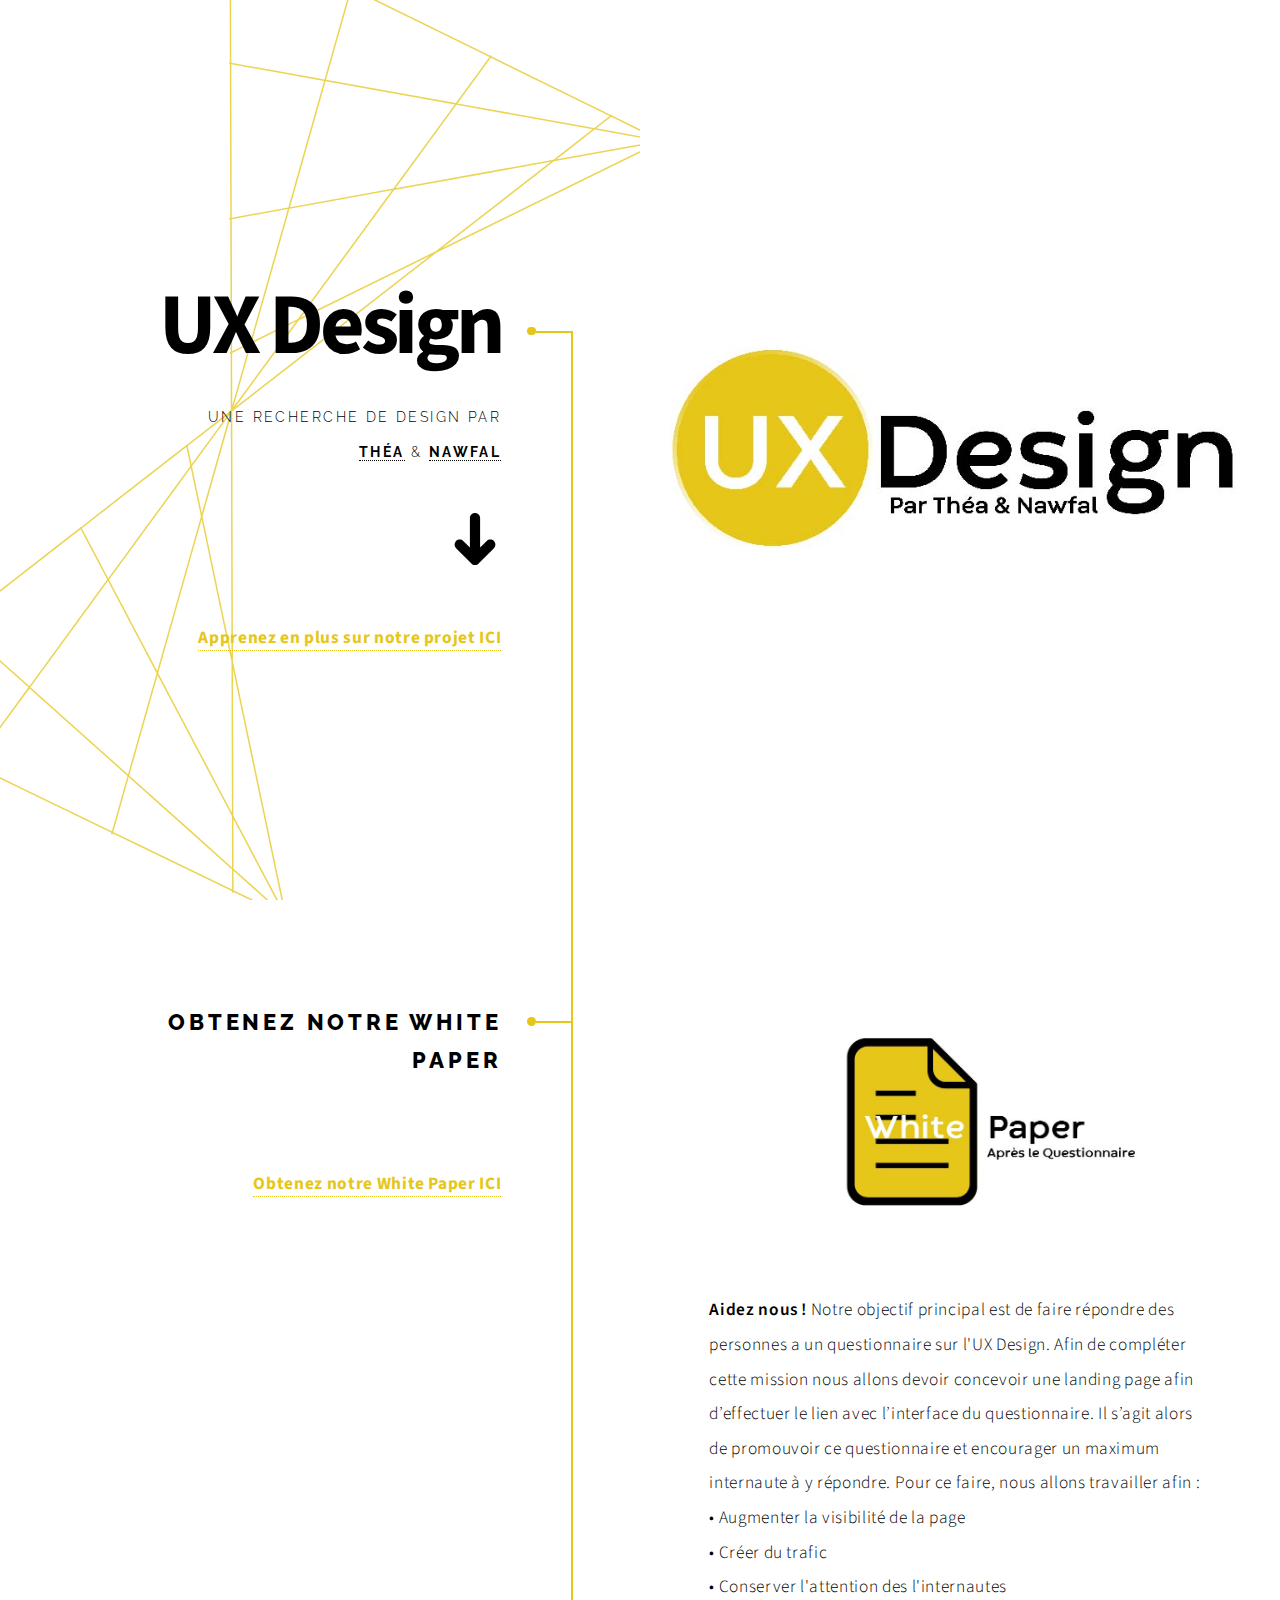
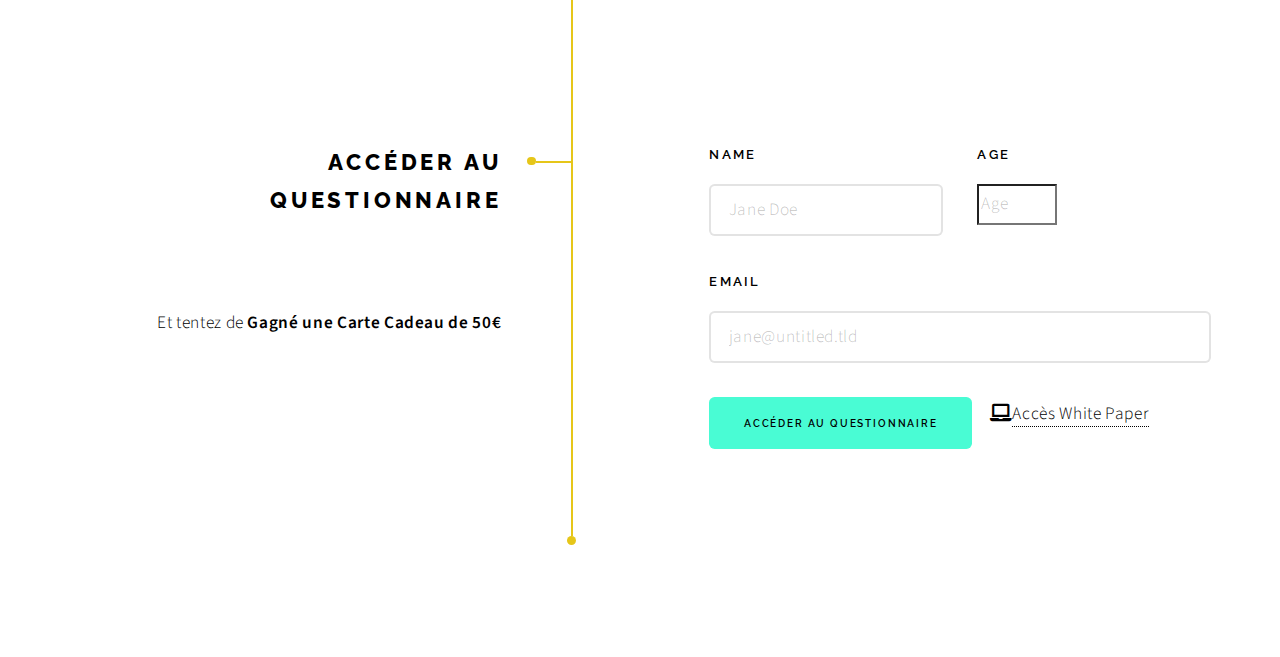
<file: index.html>
<!DOCTYPE HTML>
<!--
	Paradigm Shift by HTML5 UP
	html5up.net | @ajlkn
	Free for personal and commercial use under the CCA 3.0 license (html5up.net/license)
-->
<html>
	<head>
		<title>UX Design - BTM3</title>
		<meta charset="utf-8" />
		<meta name="viewport" content="width=device-width, initial-scale=1, user-scalable=no" />

		<meta property="og:url" content="https://ux-design-thea-nawfal.000webhostapp.com/" />
		<meta property="og:title" content="UX-Design Théa & Nawfal" />
		<meta property="og:image" content="https://ux-design-thea-nawfal.000webhostapp.com/images/UX Design2.jpg"/>
		<meta property="og:image:type" content="image/jpeg" /> 
		<meta property="og:image:width" content="1080" /> 
		<meta property="og:image:height" content="1080" />

		<meta property="og:description" content="Remplissez un questionnaire rapide et tentez de gagné 50€ et un White Paper"/>

		<link rel="stylesheet" href="assets/css/main.css" />
		<link rel="icon" type="image/x-icon" href="images/favicon.ico"/>
	</head>
	<body class="is-preload">

		<!-- Wrapper -->
			<div id="wrapper">

				<!-- Intro -->
					<section class="intro">
						<header>
							<h1>UX Design</h1>
							<p>Une Recherche de Design par <br> <a href="https://www.linkedin.com/in/theafleury/">Théa</a> & <a href="https://www.linkedin.com/in/nawfal-nakhli/">Nawfal</a></p>
							<ul class="actions">
								<li><a href="#first" class="arrow scrolly"><span class="label">Next</span></a></li>
							</ul>
							<a href="#Questionaire-def" class="incitatif">Apprenez en plus sur notre projet ICI</a>
						</header>
						<div class="content">
							<span class="image fill" data-position="center"><img src="images/UX Design2.jpg" alt="" /></span>
						</div>
					</section>

				<!-- Section -->
					<section id="first">
						<header id="Questionaire-def">
							<h2>Obtenez notre White Paper</h2>
							<a href="#Questionaire" class="incitatif">Obtenez notre White Paper ICI</a>
						</header>
						<div class="content">
							<span class="image main"><img src="images/white paper2.jpg" alt="" /></span>
							<p><strong>Aidez nous !</strong> Notre objectif principal est de faire répondre des personnes a un questionnaire sur l'UX Design.
																		Afin de compléter cette mission nous allons devoir concevoir une landing page afin d’effectuer le lien avec l’interface du questionnaire. Il s’agit alors de promouvoir ce questionnaire et encourager un maximum internaute à y répondre. Pour ce faire, nous allons travailler afin : <br>
																		• Augmenter la visibilité de la page <br>
																		• Créer du trafic <br>
																		• Conserver l'attention des l'internautes</p>
						</div>
					</section>
				<!-- Section -->
					<section>
						<header>
							<h2>Accéder au Questionnaire</h2>
							<p>Et tentez de <b>Gagné une Carte Cadeau de 50€</b></p>
						</header>
						<div class="content" id="Questionaire">
							<form method="post" action="#">
								<div class="fields">
								<div class="field half">
									<label for="demo-name">Name</label>
									<input type="text" name="demo-name" id="demo-name" value="" placeholder="Jane Doe" />
								</div>
								<div class="field half">
									<label for="demo-email">Age</label>
									<input type="number" min="0" max="99" name="demo-email" id="demo-email" value="" placeholder="Age" />
								</div>
								<div class="field">
									<label for="demo-email">Email</label>
									<input type="email" name="demo-email" id="demo-email" value="" placeholder="jane@untitled.tld" />
								</div>
								<ul class="field actions">
									<li>
										<a href="http://kmcms.net/Doc/Experiences/touch/haptic/french.html" class="button primary" target="_blank">Accéder au questionnaire</a>
									</li>
									<li class="icon solid fa-laptop"><a href="white_paper.html">Accès White Paper</a></li>
								</ul>
							</form>
						</div>
					</section>

			</div>

				

				

		<!-- Scripts -->
			<script src="assets/js/jquery.min.js"></script>
			<script src="assets/js/jquery.scrolly.min.js"></script>
			<script src="assets/js/browser.min.js"></script>
			<script src="assets/js/breakpoints.min.js"></script>
			<script src="assets/js/util.js"></script>
			<script src="assets/js/main.js"></script>

<!-- ChatBot -->
			<script>
				window.addEventListener('mouseover', initLandbot, { once: true });
				window.addEventListener('touchstart', initLandbot, { once: true });
				var myLandbot;
				function initLandbot() {
				  if (!myLandbot) {
				    var s = document.createElement('script');s.type = 'text/javascript';s.async = true;
				    s.addEventListener('load', function() {
				      var myLandbot = new Landbot.Livechat({
				        configUrl: 'https://storage.googleapis.com/landbot.online/v3/H-1613506-QN2N9FURNSE3ZGO6/index.json',
				      });
				    });
				    s.src = 'https://cdn.landbot.io/landbot-3/landbot-3.0.0.js';
				    var x = document.getElementsByTagName('script')[0];
				    x.parentNode.insertBefore(s, x);
				  }
				}
			</script>
		<!-- Adsense -->
			<script async src="https://pagead2.googlesyndication.com/pagead/js/adsbygoogle.js?client=ca-pub-3622074821712894"
		   crossorigin="anonymous"></script>

	</body>
</html>
</file>
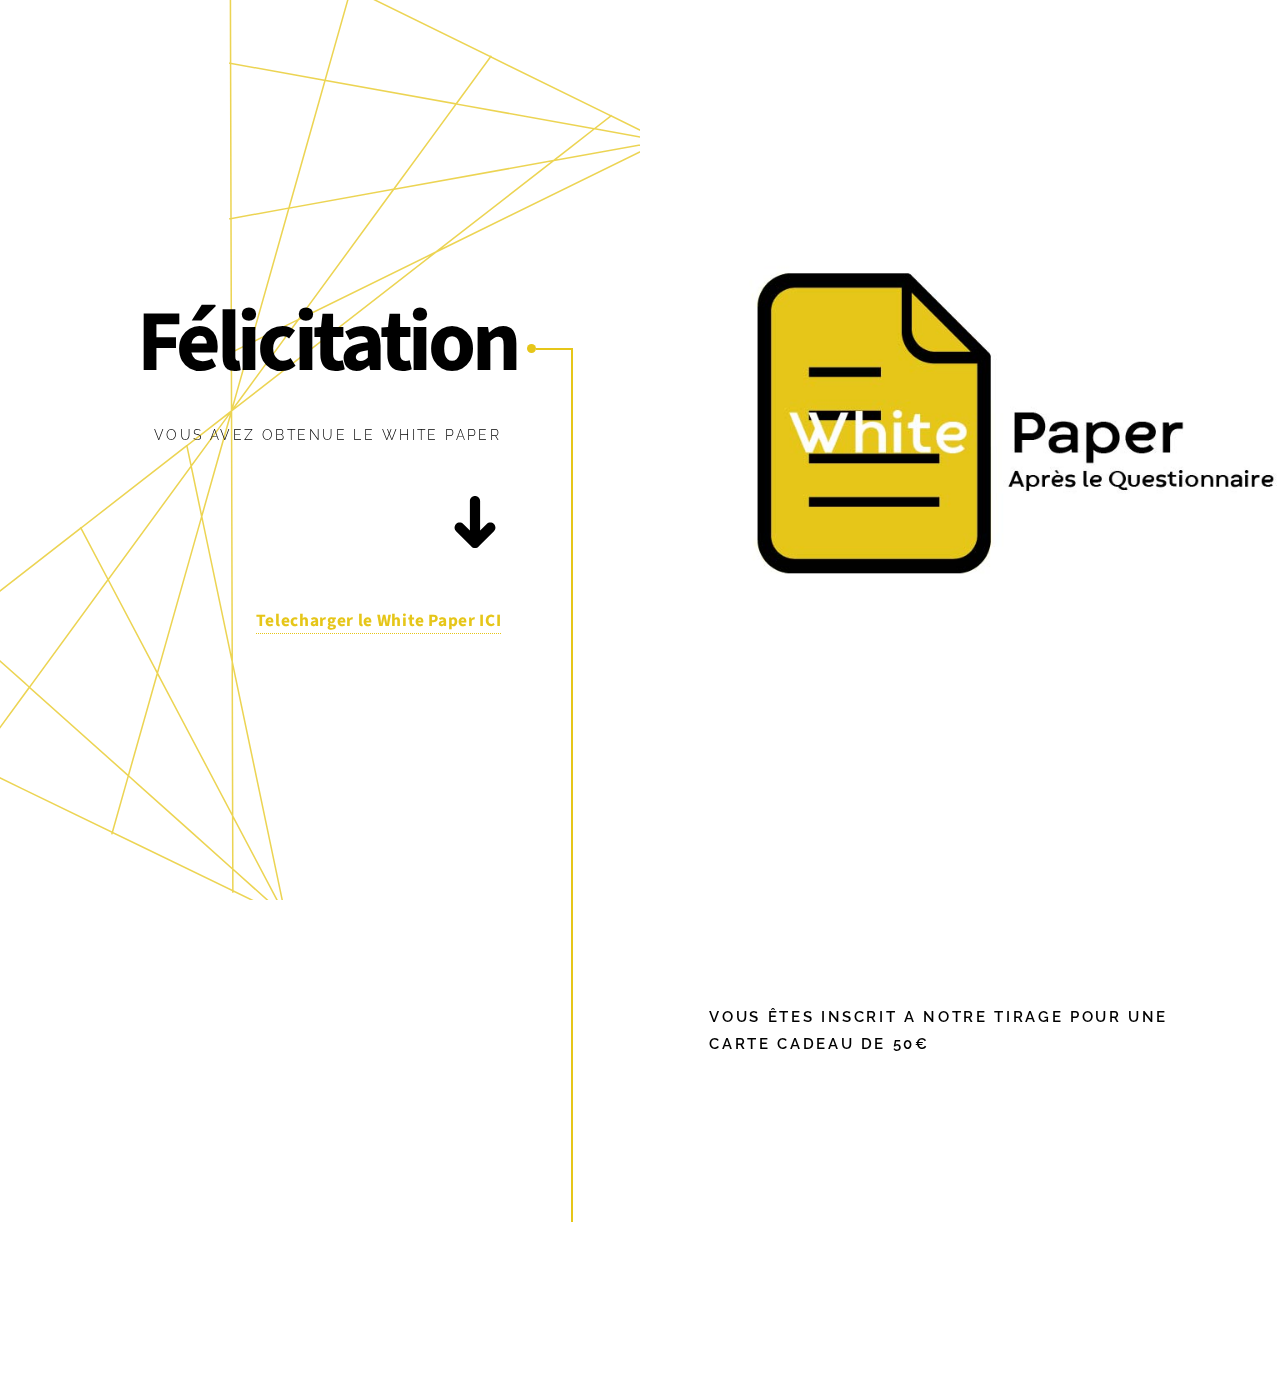
<file: white_paper.html>
<!DOCTYPE HTML>
<!--
	Paradigm Shift by HTML5 UP
	html5up.net | @ajlkn
	Free for personal and commercial use under the CCA 3.0 license (html5up.net/license)
-->
<html>
	<head>
		<title>White Paper - UX Design</title>
		<meta charset="utf-8" />
		<meta name="viewport" content="width=device-width, initial-scale=1, user-scalable=no" />
		<meta name="description" content="" />
		<meta name="keywords" content="" />
		<link rel="stylesheet" href="assets/css/main.css" />
		<link rel="icon" type="image/x-icon" href="images/favicon.ico"/>
	</head>
	<body class="is-preload">

		<!-- Wrapper -->
			<div id="wrapper">

				<!-- Intro -->
					<section class="intro">
						<header>
							<h1>Félicitation</h1>
							<p>Vous avez obtenue le White Paper<br>
							<ul class="actions">
								<li><a href="" class="arrow scrolly"><span class="label">Next</span></a></li>
							</ul>
							<a href="Livre Blanc.pdf" target="_blank" class="incitatif">Telecharger le White Paper ICI</a>
						</header>
						<div class="content">
							<span class="image fill" data-position="center"><img src="images/white paper.jpg" alt="" /></span>
						</div>
					</section>

					<section>
						<div class="content">
							<h3>Vous êtes inscrit a notre Tirage pour une Carte Cadeau de 50€</h>
						</div>
					</section>

			</div>		


		<!-- Scripts -->
			<script src="assets/js/jquery.min.js"></script>
			<script src="assets/js/jquery.scrolly.min.js"></script>
			<script src="assets/js/browser.min.js"></script>
			<script src="assets/js/breakpoints.min.js"></script>
			<script src="assets/js/util.js"></script>
			<script src="assets/js/main.js"></script>

	</body>
</html>
</file>
<file: assets/css/main.css>
@import url(fontawesome-all.min.css);
@import url("https://fonts.googleapis.com/css?family=Source+Sans+Pro:300,600,700,300i,600i,700i|Raleway:600,800");

/*
	Paradigm Shift by HTML5 UP
	html5up.net | @ajlkn
	Free for personal and commercial use under the CCA 3.0 license (html5up.net/license)
*/

html, body, div, span, applet, object,
iframe, h1, h2, h3, h4, h5, h6, p, blockquote,
pre, a, abbr, acronym, address, big, cite,
code, del, dfn, em, img, ins, kbd, q, s, samp,
small, strike, strong, sub, sup, tt, var, b,
u, i, center, dl, dt, dd, ol, ul, li, fieldset,
form, label, legend, table, caption, tbody,
tfoot, thead, tr, th, td, article, aside,
canvas, details, embed, figure, figcaption,
footer, header, hgroup, menu, nav, output, ruby,
section, summary, time, mark, audio, video {
	margin: 0;
	padding: 0;
	border: 0;
	font-size: 100%;
	font: inherit;
	vertical-align: baseline;
	scroll-behavior: smooth;
}

article, aside, details, figcaption, figure,
footer, header, hgroup, menu, nav, section {
	display: block;}

body {
	line-height: 1;
}

ol, ul {
	list-style: none;
}

blockquote, q {
	quotes: none;
}

	blockquote:before, blockquote:after, q:before, q:after {
		content: '';
		content: none;
	}

table {
	border-collapse: collapse;
	border-spacing: 0;
}

body {
	-webkit-text-size-adjust: none;
}

mark {
	background-color: transparent;
	color: inherit;
}

input::-moz-focus-inner {
	border: 0;
	padding: 0;
}

input, select, textarea {
	-moz-appearance: none;
	-webkit-appearance: none;
	-ms-appearance: none;
	appearance: none;
}

/* Basic */

	@-ms-viewport {
		width: device-width;
	}

	body {
		-ms-overflow-style: scrollbar;
	}

	@media screen and (max-width: 480px) {

		html, body {
			min-width: 320px;
		}

	}

	html {
		box-sizing: border-box;
	}

	*, *:before, *:after {
		box-sizing: inherit;
	}

	html {
		overflow-x: hidden;
	}

	body {
		background: #ffffff;
		overflow-x: hidden;
	}

		body.is-preload *, body.is-preload *:before, body.is-preload *:after {
			-moz-animation: none !important;
			-webkit-animation: none !important;
			-ms-animation: none !important;
			animation: none !important;
			-moz-transition: none !important;
			-webkit-transition: none !important;
			-ms-transition: none !important;
			transition: none !important;
		}

/* Typography */

	html {
		font-size: 18pt;
	}

		@media screen and (max-width: 1920px) {

			html {
				font-size: 13pt;
			}

		}

		@media screen and (max-width: 1152px) {

			html {
				font-size: 14pt;
			}

		}

		@media screen and (max-width: 736px) {

			html {
				font-size: 12pt;
			}

		}

		@media screen and (max-width: 480px) {

			html {
				font-size: 11pt;
			}

		}

	body {
		background-color: #ffffff;
		color: #000000;
	}

	body, input, select, textarea {
		color: #000000;
		font-family: "Source Sans Pro", Helvetica, sans-serif;
		font-size: 1rem;
		font-weight: 300;
		letter-spacing: 0.0375em;
		line-height: 2;
	}

	a {
		-moz-transition: border-bottom-color 0.25s ease-in-out;
		-webkit-transition: border-bottom-color 0.25s ease-in-out;
		-ms-transition: border-bottom-color 0.25s ease-in-out;
		transition: border-bottom-color 0.25s ease-in-out;
		text-decoration: none;
		color: #000000;
		border-bottom: dotted 1px;
	}

		a:hover {
			text-decoration: none;
			border-bottom-color: transparent;
		}

	strong, b {
		font-weight: 600;
		color: #000000;
	}

	em, i {
		font-style: italic;
	}

	p {
		margin: 0 0 2rem 0;
	}

	h1, h2, h3, h4, h5, h6 {
		color: #000000;
		font-family: "Raleway", Helvetica, sans-serif;
		font-weight: 600;
		letter-spacing: 0.175em;
		line-height: 1.75;
		margin: 0 0 1.5rem 0;
		text-transform: uppercase;
	}

		h1 a, h2 a, h3 a, h4 a, h5 a, h6 a {
			color: inherit;
			text-decoration: none;
		}

	h1 {
		font-family: "Source Sans Pro", Helvetica, sans-serif;
		font-size: 5rem;
		font-weight: 700;
		letter-spacing: -0.05em;
		line-height: 1.1;
		margin: 0 0 1.5rem 0;
		text-transform: none;
	}

	h2 {
		font-size: 1.25rem;
		font-weight: 800;
		margin: 0 0 2rem 0;
	}

	h3 {
		font-size: 0.875rem;
	}

	h4 {
		font-size: 0.875rem;
	}

	h5 {
		font-size: 0.75rem;
	}

	h6 {
		font-size: 0.625rem;
	}

	@media screen and (max-width: 736px) {

		h1 {
			font-size: 4.5rem;
			line-height: 1.1;
		}

		h2 {
			font-size: 1.25rem;
			line-height: 1.7;
		}

		h3 {
			font-size: 0.9rem;
		}

		h4 {
			font-size: 0.75rem;
		}

		h5 {
			font-size: 0.675rem;
		}

	}

	@media screen and (max-width: 360px) {

		h1 {
			font-size: 3.75rem;
		}

		h2 {
			font-size: 1.125rem;
		}

		h3 {
			font-size: 0.8rem;
		}

		h4 {
			font-size: 0.675rem;
		}

		h5 {
			font-size: 0.675rem;
		}

	}

	sub {
		font-size: 0.8rem;
		position: relative;
		top: 0.5rem;
	}

	sup {
		font-size: 0.8rem;
		position: relative;
		top: -0.5rem;
	}

	blockquote {
		border-left: solid 0.5rem rgba(144, 144, 144, 0.25);
		font-style: italic;
		margin: 0 0 2rem 0;
		padding: 1rem 0 1rem 2rem;
	}

	code {
		background: rgba(144, 144, 144, 0.1);
		border-radius: 0.325rem;
		font-family: "Courier New", monospace;
		font-size: 0.9rem;
		margin: 0 0.25rem;
		padding: 0.25rem 0.65rem;
	}

	pre {
		-webkit-overflow-scrolling: touch;
		font-family: "Courier New", monospace;
		font-size: 0.9rem;
		margin: 0 0 2rem 0;
		width: 100%;
	}

		pre code {
			display: block;
			line-height: 1.75;
			padding: 1rem 1.5rem;
			overflow-x: auto;
		}

	hr {
		border: 0;
		border-bottom: solid 2px rgba(144, 144, 144, 0.25);
		margin: 3rem 0;
	}

		hr.major {
			margin: 5rem 0;
		}

		@media screen and (max-width: 736px) {

			hr.major {
				margin: 3rem 0;
			}

		}

/* Row */

	.row {
		display: flex;
		flex-wrap: wrap;
		box-sizing: border-box;
		align-items: stretch;
	}

		.row > * {
			box-sizing: border-box;
		}

		.row.gtr-uniform > * > :last-child {
			margin-bottom: 0;
		}

		.row.aln-left {
			justify-content: flex-start;
		}

		.row.aln-center {
			justify-content: center;
		}

		.row.aln-right {
			justify-content: flex-end;
		}

		.row.aln-top {
			align-items: flex-start;
		}

		.row.aln-middle {
			align-items: center;
		}

		.row.aln-bottom {
			align-items: flex-end;
		}

		.row > .imp {
			order: -1;
		}

		.row > .col-1 {
			width: 8.33333%;
		}

		.row > .off-1 {
			margin-left: 8.33333%;
		}

		.row > .col-2 {
			width: 16.66667%;
		}

		.row > .off-2 {
			margin-left: 16.66667%;
		}

		.row > .col-3 {
			width: 25%;
		}

		.row > .off-3 {
			margin-left: 25%;
		}

		.row > .col-4 {
			width: 33.33333%;
		}

		.row > .off-4 {
			margin-left: 33.33333%;
		}

		.row > .col-5 {
			width: 41.66667%;
		}

		.row > .off-5 {
			margin-left: 41.66667%;
		}

		.row > .col-6 {
			width: 50%;
		}

		.row > .off-6 {
			margin-left: 50%;
		}

		.row > .col-7 {
			width: 58.33333%;
		}

		.row > .off-7 {
			margin-left: 58.33333%;
		}

		.row > .col-8 {
			width: 66.66667%;
		}

		.row > .off-8 {
			margin-left: 66.66667%;
		}

		.row > .col-9 {
			width: 75%;
		}

		.row > .off-9 {
			margin-left: 75%;
		}

		.row > .col-10 {
			width: 83.33333%;
		}

		.row > .off-10 {
			margin-left: 83.33333%;
		}

		.row > .col-11 {
			width: 91.66667%;
		}

		.row > .off-11 {
			margin-left: 91.66667%;
		}

		.row > .col-12 {
			width: 100%;
		}

		.row > .off-12 {
			margin-left: 100%;
		}

		.row.gtr-0 {
			margin-top: 0;
			margin-left: 0rem;
		}

			.row.gtr-0 > * {
				padding: 0 0 0 0rem;
			}

			.row.gtr-0.gtr-uniform {
				margin-top: 0rem;
			}

				.row.gtr-0.gtr-uniform > * {
					padding-top: 0rem;
				}

		.row.gtr-25 {
			margin-top: 0;
			margin-left: -0.5rem;
		}

			.row.gtr-25 > * {
				padding: 0 0 0 0.5rem;
			}

			.row.gtr-25.gtr-uniform {
				margin-top: -0.5rem;
			}

				.row.gtr-25.gtr-uniform > * {
					padding-top: 0.5rem;
				}

		.row.gtr-50 {
			margin-top: 0;
			margin-left: -1rem;
		}

			.row.gtr-50 > * {
				padding: 0 0 0 1rem;
			}

			.row.gtr-50.gtr-uniform {
				margin-top: -1rem;
			}

				.row.gtr-50.gtr-uniform > * {
					padding-top: 1rem;
				}

		.row {
			margin-top: 0;
			margin-left: -2rem;
		}

			.row > * {
				padding: 0 0 0 2rem;
			}

			.row.gtr-uniform {
				margin-top: -2rem;
			}

				.row.gtr-uniform > * {
					padding-top: 2rem;
				}

		.row.gtr-150 {
			margin-top: 0;
			margin-left: -3rem;
		}

			.row.gtr-150 > * {
				padding: 0 0 0 3rem;
			}

			.row.gtr-150.gtr-uniform {
				margin-top: -3rem;
			}

				.row.gtr-150.gtr-uniform > * {
					padding-top: 3rem;
				}

		.row.gtr-200 {
			margin-top: 0;
			margin-left: -4rem;
		}

			.row.gtr-200 > * {
				padding: 0 0 0 4rem;
			}

			.row.gtr-200.gtr-uniform {
				margin-top: -4rem;
			}

				.row.gtr-200.gtr-uniform > * {
					padding-top: 4rem;
				}

		@media screen and (max-width: 1920px) {

			.row {
				display: flex;
				flex-wrap: wrap;
				box-sizing: border-box;
				align-items: stretch;
			}

				.row > * {
					box-sizing: border-box;
				}

				.row.gtr-uniform > * > :last-child {
					margin-bottom: 0;
				}

				.row.aln-left {
					justify-content: flex-start;
				}

				.row.aln-center {
					justify-content: center;
				}

				.row.aln-right {
					justify-content: flex-end;
				}

				.row.aln-top {
					align-items: flex-start;
				}

				.row.aln-middle {
					align-items: center;
				}

				.row.aln-bottom {
					align-items: flex-end;
				}

				.row > .imp-xlarge {
					order: -1;
				}

				.row > .col-1-xlarge {
					width: 8.33333%;
				}

				.row > .off-1-xlarge {
					margin-left: 8.33333%;
				}

				.row > .col-2-xlarge {
					width: 16.66667%;
				}

				.row > .off-2-xlarge {
					margin-left: 16.66667%;
				}

				.row > .col-3-xlarge {
					width: 25%;
				}

				.row > .off-3-xlarge {
					margin-left: 25%;
				}

				.row > .col-4-xlarge {
					width: 33.33333%;
				}

				.row > .off-4-xlarge {
					margin-left: 33.33333%;
				}

				.row > .col-5-xlarge {
					width: 41.66667%;
				}

				.row > .off-5-xlarge {
					margin-left: 41.66667%;
				}

				.row > .col-6-xlarge {
					width: 50%;
				}

				.row > .off-6-xlarge {
					margin-left: 50%;
				}

				.row > .col-7-xlarge {
					width: 58.33333%;
				}

				.row > .off-7-xlarge {
					margin-left: 58.33333%;
				}

				.row > .col-8-xlarge {
					width: 66.66667%;
				}

				.row > .off-8-xlarge {
					margin-left: 66.66667%;
				}

				.row > .col-9-xlarge {
					width: 75%;
				}

				.row > .off-9-xlarge {
					margin-left: 75%;
				}

				.row > .col-10-xlarge {
					width: 83.33333%;
				}

				.row > .off-10-xlarge {
					margin-left: 83.33333%;
				}

				.row > .col-11-xlarge {
					width: 91.66667%;
				}

				.row > .off-11-xlarge {
					margin-left: 91.66667%;
				}

				.row > .col-12-xlarge {
					width: 100%;
				}

				.row > .off-12-xlarge {
					margin-left: 100%;
				}

				.row.gtr-0 {
					margin-top: 0;
					margin-left: 0rem;
				}

					.row.gtr-0 > * {
						padding: 0 0 0 0rem;
					}

					.row.gtr-0.gtr-uniform {
						margin-top: 0rem;
					}

						.row.gtr-0.gtr-uniform > * {
							padding-top: 0rem;
						}

				.row.gtr-25 {
					margin-top: 0;
					margin-left: -0.5rem;
				}

					.row.gtr-25 > * {
						padding: 0 0 0 0.5rem;
					}

					.row.gtr-25.gtr-uniform {
						margin-top: -0.5rem;
					}

						.row.gtr-25.gtr-uniform > * {
							padding-top: 0.5rem;
						}

				.row.gtr-50 {
					margin-top: 0;
					margin-left: -1rem;
				}

					.row.gtr-50 > * {
						padding: 0 0 0 1rem;
					}

					.row.gtr-50.gtr-uniform {
						margin-top: -1rem;
					}

						.row.gtr-50.gtr-uniform > * {
							padding-top: 1rem;
						}

				.row {
					margin-top: 0;
					margin-left: -2rem;
				}

					.row > * {
						padding: 0 0 0 2rem;
					}

					.row.gtr-uniform {
						margin-top: -2rem;
					}

						.row.gtr-uniform > * {
							padding-top: 2rem;
						}

				.row.gtr-150 {
					margin-top: 0;
					margin-left: -3rem;
				}

					.row.gtr-150 > * {
						padding: 0 0 0 3rem;
					}

					.row.gtr-150.gtr-uniform {
						margin-top: -3rem;
					}

						.row.gtr-150.gtr-uniform > * {
							padding-top: 3rem;
						}

				.row.gtr-200 {
					margin-top: 0;
					margin-left: -4rem;
				}

					.row.gtr-200 > * {
						padding: 0 0 0 4rem;
					}

					.row.gtr-200.gtr-uniform {
						margin-top: -4rem;
					}

						.row.gtr-200.gtr-uniform > * {
							padding-top: 4rem;
						}

		}

		@media screen and (max-width: 1280px) {

			.row {
				display: flex;
				flex-wrap: wrap;
				box-sizing: border-box;
				align-items: stretch;
			}

				.row > * {
					box-sizing: border-box;
				}

				.row.gtr-uniform > * > :last-child {
					margin-bottom: 0;
				}

				.row.aln-left {
					justify-content: flex-start;
				}

				.row.aln-center {
					justify-content: center;
				}

				.row.aln-right {
					justify-content: flex-end;
				}

				.row.aln-top {
					align-items: flex-start;
				}

				.row.aln-middle {
					align-items: center;
				}

				.row.aln-bottom {
					align-items: flex-end;
				}

				.row > .imp-large {
					order: -1;
				}

				.row > .col-1-large {
					width: 8.33333%;
				}

				.row > .off-1-large {
					margin-left: 8.33333%;
				}

				.row > .col-2-large {
					width: 16.66667%;
				}

				.row > .off-2-large {
					margin-left: 16.66667%;
				}

				.row > .col-3-large {
					width: 25%;
				}

				.row > .off-3-large {
					margin-left: 25%;
				}

				.row > .col-4-large {
					width: 33.33333%;
				}

				.row > .off-4-large {
					margin-left: 33.33333%;
				}

				.row > .col-5-large {
					width: 41.66667%;
				}

				.row > .off-5-large {
					margin-left: 41.66667%;
				}

				.row > .col-6-large {
					width: 50%;
				}

				.row > .off-6-large {
					margin-left: 50%;
				}

				.row > .col-7-large {
					width: 58.33333%;
				}

				.row > .off-7-large {
					margin-left: 58.33333%;
				}

				.row > .col-8-large {
					width: 66.66667%;
				}

				.row > .off-8-large {
					margin-left: 66.66667%;
				}

				.row > .col-9-large {
					width: 75%;
				}

				.row > .off-9-large {
					margin-left: 75%;
				}

				.row > .col-10-large {
					width: 83.33333%;
				}

				.row > .off-10-large {
					margin-left: 83.33333%;
				}

				.row > .col-11-large {
					width: 91.66667%;
				}

				.row > .off-11-large {
					margin-left: 91.66667%;
				}

				.row > .col-12-large {
					width: 100%;
				}

				.row > .off-12-large {
					margin-left: 100%;
				}

				.row.gtr-0 {
					margin-top: 0;
					margin-left: 0rem;
				}

					.row.gtr-0 > * {
						padding: 0 0 0 0rem;
					}

					.row.gtr-0.gtr-uniform {
						margin-top: 0rem;
					}

						.row.gtr-0.gtr-uniform > * {
							padding-top: 0rem;
						}

				.row.gtr-25 {
					margin-top: 0;
					margin-left: -0.375rem;
				}

					.row.gtr-25 > * {
						padding: 0 0 0 0.375rem;
					}

					.row.gtr-25.gtr-uniform {
						margin-top: -0.375rem;
					}

						.row.gtr-25.gtr-uniform > * {
							padding-top: 0.375rem;
						}

				.row.gtr-50 {
					margin-top: 0;
					margin-left: -0.75rem;
				}

					.row.gtr-50 > * {
						padding: 0 0 0 0.75rem;
					}

					.row.gtr-50.gtr-uniform {
						margin-top: -0.75rem;
					}

						.row.gtr-50.gtr-uniform > * {
							padding-top: 0.75rem;
						}

				.row {
					margin-top: 0;
					margin-left: -1.5rem;
				}

					.row > * {
						padding: 0 0 0 1.5rem;
					}

					.row.gtr-uniform {
						margin-top: -1.5rem;
					}

						.row.gtr-uniform > * {
							padding-top: 1.5rem;
						}

				.row.gtr-150 {
					margin-top: 0;
					margin-left: -2.25rem;
				}

					.row.gtr-150 > * {
						padding: 0 0 0 2.25rem;
					}

					.row.gtr-150.gtr-uniform {
						margin-top: -2.25rem;
					}

						.row.gtr-150.gtr-uniform > * {
							padding-top: 2.25rem;
						}

				.row.gtr-200 {
					margin-top: 0;
					margin-left: -3rem;
				}

					.row.gtr-200 > * {
						padding: 0 0 0 3rem;
					}

					.row.gtr-200.gtr-uniform {
						margin-top: -3rem;
					}

						.row.gtr-200.gtr-uniform > * {
							padding-top: 3rem;
						}

		}

		@media screen and (max-width: 1152px) {

			.row {
				display: flex;
				flex-wrap: wrap;
				box-sizing: border-box;
				align-items: stretch;
			}

				.row > * {
					box-sizing: border-box;
				}

				.row.gtr-uniform > * > :last-child {
					margin-bottom: 0;
				}

				.row.aln-left {
					justify-content: flex-start;
				}

				.row.aln-center {
					justify-content: center;
				}

				.row.aln-right {
					justify-content: flex-end;
				}

				.row.aln-top {
					align-items: flex-start;
				}

				.row.aln-middle {
					align-items: center;
				}

				.row.aln-bottom {
					align-items: flex-end;
				}

				.row > .imp-medium {
					order: -1;
				}

				.row > .col-1-medium {
					width: 8.33333%;
				}

				.row > .off-1-medium {
					margin-left: 8.33333%;
				}

				.row > .col-2-medium {
					width: 16.66667%;
				}

				.row > .off-2-medium {
					margin-left: 16.66667%;
				}

				.row > .col-3-medium {
					width: 25%;
				}

				.row > .off-3-medium {
					margin-left: 25%;
				}

				.row > .col-4-medium {
					width: 33.33333%;
				}

				.row > .off-4-medium {
					margin-left: 33.33333%;
				}

				.row > .col-5-medium {
					width: 41.66667%;
				}

				.row > .off-5-medium {
					margin-left: 41.66667%;
				}

				.row > .col-6-medium {
					width: 50%;
				}

				.row > .off-6-medium {
					margin-left: 50%;
				}

				.row > .col-7-medium {
					width: 58.33333%;
				}

				.row > .off-7-medium {
					margin-left: 58.33333%;
				}

				.row > .col-8-medium {
					width: 66.66667%;
				}

				.row > .off-8-medium {
					margin-left: 66.66667%;
				}

				.row > .col-9-medium {
					width: 75%;
				}

				.row > .off-9-medium {
					margin-left: 75%;
				}

				.row > .col-10-medium {
					width: 83.33333%;
				}

				.row > .off-10-medium {
					margin-left: 83.33333%;
				}

				.row > .col-11-medium {
					width: 91.66667%;
				}

				.row > .off-11-medium {
					margin-left: 91.66667%;
				}

				.row > .col-12-medium {
					width: 100%;
				}

				.row > .off-12-medium {
					margin-left: 100%;
				}

				.row.gtr-0 {
					margin-top: 0;
					margin-left: 0rem;
				}

					.row.gtr-0 > * {
						padding: 0 0 0 0rem;
					}

					.row.gtr-0.gtr-uniform {
						margin-top: 0rem;
					}

						.row.gtr-0.gtr-uniform > * {
							padding-top: 0rem;
						}

				.row.gtr-25 {
					margin-top: 0;
					margin-left: -0.375rem;
				}

					.row.gtr-25 > * {
						padding: 0 0 0 0.375rem;
					}

					.row.gtr-25.gtr-uniform {
						margin-top: -0.375rem;
					}

						.row.gtr-25.gtr-uniform > * {
							padding-top: 0.375rem;
						}

				.row.gtr-50 {
					margin-top: 0;
					margin-left: -0.75rem;
				}

					.row.gtr-50 > * {
						padding: 0 0 0 0.75rem;
					}

					.row.gtr-50.gtr-uniform {
						margin-top: -0.75rem;
					}

						.row.gtr-50.gtr-uniform > * {
							padding-top: 0.75rem;
						}

				.row {
					margin-top: 0;
					margin-left: -1.5rem;
				}

					.row > * {
						padding: 0 0 0 1.5rem;
					}

					.row.gtr-uniform {
						margin-top: -1.5rem;
					}

						.row.gtr-uniform > * {
							padding-top: 1.5rem;
						}

				.row.gtr-150 {
					margin-top: 0;
					margin-left: -2.25rem;
				}

					.row.gtr-150 > * {
						padding: 0 0 0 2.25rem;
					}

					.row.gtr-150.gtr-uniform {
						margin-top: -2.25rem;
					}

						.row.gtr-150.gtr-uniform > * {
							padding-top: 2.25rem;
						}

				.row.gtr-200 {
					margin-top: 0;
					margin-left: -3rem;
				}

					.row.gtr-200 > * {
						padding: 0 0 0 3rem;
					}

					.row.gtr-200.gtr-uniform {
						margin-top: -3rem;
					}

						.row.gtr-200.gtr-uniform > * {
							padding-top: 3rem;
						}

		}

		@media screen and (max-width: 736px) {

			.row {
				display: flex;
				flex-wrap: wrap;
				box-sizing: border-box;
				align-items: stretch;
			}

				.row > * {
					box-sizing: border-box;
				}

				.row.gtr-uniform > * > :last-child {
					margin-bottom: 0;
				}

				.row.aln-left {
					justify-content: flex-start;
				}

				.row.aln-center {
					justify-content: center;
				}

				.row.aln-right {
					justify-content: flex-end;
				}

				.row.aln-top {
					align-items: flex-start;
				}

				.row.aln-middle {
					align-items: center;
				}

				.row.aln-bottom {
					align-items: flex-end;
				}

				.row > .imp-small {
					order: -1;
				}

				.row > .col-1-small {
					width: 8.33333%;
				}

				.row > .off-1-small {
					margin-left: 8.33333%;
				}

				.row > .col-2-small {
					width: 16.66667%;
				}

				.row > .off-2-small {
					margin-left: 16.66667%;
				}

				.row > .col-3-small {
					width: 25%;
				}

				.row > .off-3-small {
					margin-left: 25%;
				}

				.row > .col-4-small {
					width: 33.33333%;
				}

				.row > .off-4-small {
					margin-left: 33.33333%;
				}

				.row > .col-5-small {
					width: 41.66667%;
				}

				.row > .off-5-small {
					margin-left: 41.66667%;
				}

				.row > .col-6-small {
					width: 50%;
				}

				.row > .off-6-small {
					margin-left: 50%;
				}

				.row > .col-7-small {
					width: 58.33333%;
				}

				.row > .off-7-small {
					margin-left: 58.33333%;
				}

				.row > .col-8-small {
					width: 66.66667%;
				}

				.row > .off-8-small {
					margin-left: 66.66667%;
				}

				.row > .col-9-small {
					width: 75%;
				}

				.row > .off-9-small {
					margin-left: 75%;
				}

				.row > .col-10-small {
					width: 83.33333%;
				}

				.row > .off-10-small {
					margin-left: 83.33333%;
				}

				.row > .col-11-small {
					width: 91.66667%;
				}

				.row > .off-11-small {
					margin-left: 91.66667%;
				}

				.row > .col-12-small {
					width: 100%;
				}

				.row > .off-12-small {
					margin-left: 100%;
				}

				.row.gtr-0 {
					margin-top: 0;
					margin-left: 0rem;
				}

					.row.gtr-0 > * {
						padding: 0 0 0 0rem;
					}

					.row.gtr-0.gtr-uniform {
						margin-top: 0rem;
					}

						.row.gtr-0.gtr-uniform > * {
							padding-top: 0rem;
						}

				.row.gtr-25 {
					margin-top: 0;
					margin-left: -0.3125rem;
				}

					.row.gtr-25 > * {
						padding: 0 0 0 0.3125rem;
					}

					.row.gtr-25.gtr-uniform {
						margin-top: -0.3125rem;
					}

						.row.gtr-25.gtr-uniform > * {
							padding-top: 0.3125rem;
						}

				.row.gtr-50 {
					margin-top: 0;
					margin-left: -0.625rem;
				}

					.row.gtr-50 > * {
						padding: 0 0 0 0.625rem;
					}

					.row.gtr-50.gtr-uniform {
						margin-top: -0.625rem;
					}

						.row.gtr-50.gtr-uniform > * {
							padding-top: 0.625rem;
						}

				.row {
					margin-top: 0;
					margin-left: -1.25rem;
				}

					.row > * {
						padding: 0 0 0 1.25rem;
					}

					.row.gtr-uniform {
						margin-top: -1.25rem;
					}

						.row.gtr-uniform > * {
							padding-top: 1.25rem;
						}

				.row.gtr-150 {
					margin-top: 0;
					margin-left: -1.875rem;
				}

					.row.gtr-150 > * {
						padding: 0 0 0 1.875rem;
					}

					.row.gtr-150.gtr-uniform {
						margin-top: -1.875rem;
					}

						.row.gtr-150.gtr-uniform > * {
							padding-top: 1.875rem;
						}

				.row.gtr-200 {
					margin-top: 0;
					margin-left: -2.5rem;
				}

					.row.gtr-200 > * {
						padding: 0 0 0 2.5rem;
					}

					.row.gtr-200.gtr-uniform {
						margin-top: -2.5rem;
					}

						.row.gtr-200.gtr-uniform > * {
							padding-top: 2.5rem;
						}

		}

		@media screen and (max-width: 480px) {

			.row {
				display: flex;
				flex-wrap: wrap;
				box-sizing: border-box;
				align-items: stretch;
			}

				.row > * {
					box-sizing: border-box;
				}

				.row.gtr-uniform > * > :last-child {
					margin-bottom: 0;
				}

				.row.aln-left {
					justify-content: flex-start;
				}

				.row.aln-center {
					justify-content: center;
				}

				.row.aln-right {
					justify-content: flex-end;
				}

				.row.aln-top {
					align-items: flex-start;
				}

				.row.aln-middle {
					align-items: center;
				}

				.row.aln-bottom {
					align-items: flex-end;
				}

				.row > .imp-xsmall {
					order: -1;
				}

				.row > .col-1-xsmall {
					width: 8.33333%;
				}

				.row > .off-1-xsmall {
					margin-left: 8.33333%;
				}

				.row > .col-2-xsmall {
					width: 16.66667%;
				}

				.row > .off-2-xsmall {
					margin-left: 16.66667%;
				}

				.row > .col-3-xsmall {
					width: 25%;
				}

				.row > .off-3-xsmall {
					margin-left: 25%;
				}

				.row > .col-4-xsmall {
					width: 33.33333%;
				}

				.row > .off-4-xsmall {
					margin-left: 33.33333%;
				}

				.row > .col-5-xsmall {
					width: 41.66667%;
				}

				.row > .off-5-xsmall {
					margin-left: 41.66667%;
				}

				.row > .col-6-xsmall {
					width: 50%;
				}

				.row > .off-6-xsmall {
					margin-left: 50%;
				}

				.row > .col-7-xsmall {
					width: 58.33333%;
				}

				.row > .off-7-xsmall {
					margin-left: 58.33333%;
				}

				.row > .col-8-xsmall {
					width: 66.66667%;
				}

				.row > .off-8-xsmall {
					margin-left: 66.66667%;
				}

				.row > .col-9-xsmall {
					width: 75%;
				}

				.row > .off-9-xsmall {
					margin-left: 75%;
				}

				.row > .col-10-xsmall {
					width: 83.33333%;
				}

				.row > .off-10-xsmall {
					margin-left: 83.33333%;
				}

				.row > .col-11-xsmall {
					width: 91.66667%;
				}

				.row > .off-11-xsmall {
					margin-left: 91.66667%;
				}

				.row > .col-12-xsmall {
					width: 100%;
				}

				.row > .off-12-xsmall {
					margin-left: 100%;
				}

				.row.gtr-0 {
					margin-top: 0;
					margin-left: 0rem;
				}

					.row.gtr-0 > * {
						padding: 0 0 0 0rem;
					}

					.row.gtr-0.gtr-uniform {
						margin-top: 0rem;
					}

						.row.gtr-0.gtr-uniform > * {
							padding-top: 0rem;
						}

				.row.gtr-25 {
					margin-top: 0;
					margin-left: -0.3125rem;
				}

					.row.gtr-25 > * {
						padding: 0 0 0 0.3125rem;
					}

					.row.gtr-25.gtr-uniform {
						margin-top: -0.3125rem;
					}

						.row.gtr-25.gtr-uniform > * {
							padding-top: 0.3125rem;
						}

				.row.gtr-50 {
					margin-top: 0;
					margin-left: -0.625rem;
				}

					.row.gtr-50 > * {
						padding: 0 0 0 0.625rem;
					}

					.row.gtr-50.gtr-uniform {
						margin-top: -0.625rem;
					}

						.row.gtr-50.gtr-uniform > * {
							padding-top: 0.625rem;
						}

				.row {
					margin-top: 0;
					margin-left: -1.25rem;
				}

					.row > * {
						padding: 0 0 0 1.25rem;
					}

					.row.gtr-uniform {
						margin-top: -1.25rem;
					}

						.row.gtr-uniform > * {
							padding-top: 1.25rem;
						}

				.row.gtr-150 {
					margin-top: 0;
					margin-left: -1.875rem;
				}

					.row.gtr-150 > * {
						padding: 0 0 0 1.875rem;
					}

					.row.gtr-150.gtr-uniform {
						margin-top: -1.875rem;
					}

						.row.gtr-150.gtr-uniform > * {
							padding-top: 1.875rem;
						}

				.row.gtr-200 {
					margin-top: 0;
					margin-left: -2.5rem;
				}

					.row.gtr-200 > * {
						padding: 0 0 0 2.5rem;
					}

					.row.gtr-200.gtr-uniform {
						margin-top: -2.5rem;
					}

						.row.gtr-200.gtr-uniform > * {
							padding-top: 2.5rem;
						}

		}

/* Box */

	.box {
		border: solid 2px rgba(144, 144, 144, 0.25);
		border-radius: 0.325rem;
		margin-bottom: 2rem;
		padding: 1.5rem;
	}

		.box > :last-child {
			margin-bottom: 0;
		}

		.box.alt {
			border: 0;
			border-radius: 0;
			padding: 0;
		}

/* Button */

	input[type="submit"],
	input[type="reset"],
	input[type="button"],
	button,
	.button {
		-moz-appearance: none;
		-webkit-appearance: none;
		-ms-appearance: none;
		appearance: none;
		-moz-transition: background-color 0.25s ease-in-out, box-shadow 0.25s ease-in-out, color 0.25s ease-in-out;
		-webkit-transition: background-color 0.25s ease-in-out, box-shadow 0.25s ease-in-out, color 0.25s ease-in-out;
		-ms-transition: background-color 0.25s ease-in-out, box-shadow 0.25s ease-in-out, color 0.25s ease-in-out;
		transition: background-color 0.25s ease-in-out, box-shadow 0.25s ease-in-out, color 0.25s ease-in-out;
		background-color: transparent;
		border-radius: 0.325rem;
		border: 0;
		box-shadow: inset 0 0 0 2px rgba(144, 144, 144, 0.25);
		color: #000000 !important;
		cursor: pointer;
		display: inline-block;
		font-family: "Raleway", Helvetica, sans-serif;
		font-size: 0.6rem;
		font-weight: 600;
		height: 3rem;
		letter-spacing: 0.175em;
		line-height: 3rem;
		padding: 0 2rem;
		text-align: center;
		text-decoration: none;
		text-transform: uppercase;
		white-space: nowrap;
	}

		input[type="submit"]:hover,
		input[type="reset"]:hover,
		input[type="button"]:hover,
		button:hover,
		.button:hover {
			box-shadow: inset 0 0 0 2px #2ee4bb;
			color: #2ee4bb !important;
		}

		input[type="submit"]:active,
		input[type="reset"]:active,
		input[type="button"]:active,
		button:active,
		.button:active {
			background-color: rgba(73, 252, 212, 0.25);
			box-shadow: inset 0 0 0 2px #2ee4bb;
			color: #2ee4bb !important;
		}

		input[type="submit"].small,
		input[type="reset"].small,
		input[type="button"].small,
		button.small,
		.button.small {
			font-size: 0.5rem;
			height: 2.25rem;
			line-height: 2.25rem;
			padding: 0 1.25rem;
		}

		input[type="submit"].large,
		input[type="reset"].large,
		input[type="button"].large,
		button.large,
		.button.large {
			font-size: 0.7rem;
			height: 3.2625rem;
			line-height: 3.2625rem;
			padding: 0 3.25rem;
		}

		input[type="submit"].wide,
		input[type="reset"].wide,
		input[type="button"].wide,
		button.wide,
		.button.wide {
			min-width: 13rem;
		}

		input[type="submit"].icon:before,
		input[type="reset"].icon:before,
		input[type="button"].icon:before,
		button.icon:before,
		.button.icon:before {
			margin-right: 0.5rem;
		}

		input[type="submit"].fit,
		input[type="reset"].fit,
		input[type="button"].fit,
		button.fit,
		.button.fit {
			width: 100%;
		}

		input[type="submit"].disabled, input[type="submit"]:disabled,
		input[type="reset"].disabled,
		input[type="reset"]:disabled,
		input[type="button"].disabled,
		input[type="button"]:disabled,
		button.disabled,
		button:disabled,
		.button.disabled,
		.button:disabled {
			pointer-events: none;
			opacity: 0.25;
		}

		input[type="submit"].primary,
		input[type="reset"].primary,
		input[type="button"].primary,
		button.primary,
		.button.primary {
			background-color: #49fcd4;
			box-shadow: none;
			color: #000000 !important;
		}

			input[type="submit"].primary:hover,
			input[type="reset"].primary:hover,
			input[type="button"].primary:hover,
			button.primary:hover,
			.button.primary:hover {
				background-color: #93ffe7;
			}

			input[type="submit"].primary:active,
			input[type="reset"].primary:active,
			input[type="button"].primary:active,
			button.primary:active,
			.button.primary:active {
				background-color: #44f2cb;
			}

		@media screen and (max-width: 736px) {

			input[type="submit"],
			input[type="reset"],
			input[type="button"],
			button,
			.button {
				font-size: 0.7rem;
				height: 3.3rem;
				line-height: 3.3rem;
			}

				input[type="submit"].large,
				input[type="reset"].large,
				input[type="button"].large,
				button.large,
				.button.large {
					font-size: 0.8rem;
					height: 3.75rem;
					line-height: 3.75rem;
				}

				input[type="submit"].small,
				input[type="reset"].small,
				input[type="button"].small,
				button.small,
				.button.small {
					font-size: 0.6rem;
					height: 3rem;
					line-height: 3rem;
				}

		}

/* Form */

	form {
		margin: 0 0 2rem 0;
	}

		form > :last-child {
			margin-bottom: 0;
		}

		form > .fields {
			display: -moz-flex;
			display: -webkit-flex;
			display: -ms-flex;
			display: flex;
			-moz-flex-wrap: wrap;
			-webkit-flex-wrap: wrap;
			-ms-flex-wrap: wrap;
			flex-wrap: wrap;
			margin: -2rem 0 2rem -2rem;
			width: calc(100% + 4rem);
		}

			form > .fields > .field {
				-moz-flex-grow: 0;
				-webkit-flex-grow: 0;
				-ms-flex-grow: 0;
				flex-grow: 0;
				-moz-flex-shrink: 0;
				-webkit-flex-shrink: 0;
				-ms-flex-shrink: 0;
				flex-shrink: 0;
				padding: 2rem 0 0 2rem;
				width: calc(100% - 2rem);
			}

				form > .fields > .field > :last-child {
					margin-bottom: 0;
				}

				form > .fields > .field.half {
					width: calc(50% - 1rem);
				}

				form > .fields > .field.third {
					width: calc(100%/3 - 0.66667rem);
				}

				form > .fields > .field.quarter {
					width: calc(25% - 0.5rem);
				}

		@media screen and (max-width: 480px) {

			form > .fields {
				margin: -1.5rem 0 2rem -1.5rem;
				width: calc(100% + 3rem);
			}

				form > .fields > .field {
					padding: 1.5rem 0 0 1.5rem;
					width: calc(100% - 1.5rem);
				}

					form > .fields > .field.half {
						width: calc(100% - 1.5rem);
					}

					form > .fields > .field.third {
						width: calc(100% - 1.5rem);
					}

					form > .fields > .field.quarter {
						width: calc(100% - 1.5rem);
					}

		}

	input[type="text"],
	input[type="password"],
	input[type="email"],
	input[type="tel"],
	input[type="search"],
	input[type="url"],
	select,
	textarea {
		-moz-appearance: none;
		-webkit-appearance: none;
		-ms-appearance: none;
		appearance: none;
		border-radius: 0.325rem;
		border: solid 2px rgba(144, 144, 144, 0.25);
		color: inherit;
		display: block;
		outline: 0;
		padding: 0 1rem;
		text-decoration: none;
		width: 100%;
	}

		input[type="text"]:invalid,
		input[type="password"]:invalid,
		input[type="email"]:invalid,
		input[type="tel"]:invalid,
		input[type="search"]:invalid,
		input[type="url"]:invalid,
		select:invalid,
		textarea:invalid {
			box-shadow: none;
		}

		input[type="text"]:focus,
		input[type="password"]:focus,
		input[type="email"]:focus,
		input[type="tel"]:focus,
		input[type="search"]:focus,
		input[type="url"]:focus,
		select:focus,
		textarea:focus {
			border-color: #2ee4bb;
		}

	label {
		color: #000000;
		display: block;
		font-family: "Raleway", Helvetica, sans-serif;
		font-size: 0.75rem;
		font-weight: 600;
		letter-spacing: 0.175em;
		line-height: 1.75;
		margin: 0 0 1rem 0;
		text-transform: uppercase;
	}

	input[type="text"],
	input[type="password"],
	input[type="email"],
	input[type="tel"],
	input[type="search"],
	input[type="url"] {
		height: 3rem;
	}

	select {
		background-image: url("data:image/svg+xml;charset=utf8,<svg xmlns='http://www.w3.org/2000/svg' viewBox='0 0 920 1750' x='0px' y='0px'> <path style='fill: rgba(177, 175, 52, 0.75)' d='M889.72,1137.55l-2.91-0.75l-364.39,282.94l-0.7-0.9l-0.51,0.11l-94.77-451.5l-32.51-15.75l-16.73-8.11l0,0.68 l-1.46,0l0-1.39l-1.89-0.92l-112.41-54.47l-0.29,1.03l-1.41-0.37l0.37-1.31l-34.14-16.54l-98.56-47.76l-0.59,0.81l-1.16-0.88 l0.42-0.57L11.43,766.33l-0.25,0.2l-0.9-1.15l102.87-79.98l0.08-0.1l0.02,0.02l116.68-90.72l-0.18-0.34l1.3-0.66l0.05,0.09 l100.5-78.14l-0.07-0.32l0.65-0.14l42.3-32.89l-0.15-54.54l-0.59,0.29l-0.64-1.31l1.23-0.6l-0.01-4.54l-0.33-122.47l-0.99,0.18 l-0.28-1.43l1.27-0.23l-0.4-147.49l-0.87-0.16l0.28-1.43l0.58,0.1l-0.35-127.48l-0.13-0.06l0.64-1.31L489.97,76.8l0.73,0.19 l-0.04,0.14l132.63,65.11l0.33-0.45l1.16,0.88l-0.16,0.22l114.21,56.07l0.45-0.35l0.72,0.93l47.89,23.51l2.76-1.36l0.56,4.61 l-3.32-1.63L571.52,330.88L375.95,482.93l0.66,239.95l51.12,243.57l222.53,107.83l236.23,60.93l2.27-1.77 M375.8,425.34l17.25-8.47 l36.13-127.75l-53.73,9.66L375.8,425.34z M551,241.05l38.19-52.2l-123.83-22.27l-34.13,120.68l98.99-17.81L551,241.05z M532.3,269.09l151.34-27.22l37.63-29.25l-130.48-23.47L532.3,269.09z M303.38,733.9l-2.36-4.48l-44.18-83.78L182.5,747.25 l40.78,36.46l52.69,47.11L303.38,733.9z M277.18,831.91l56.95,50.93L375.69,920l-0.13-49.23l-71.19-135L277.18,831.91z M303.96,731.86l41.93-148.25l-9.74-46.39L257.8,644.33L303.96,731.86z M304.94,733.73l9.55,18.12l61.05,115.78l-0.39-144.6 l-16.9-80.53l-11.71-55.81L304.94,733.73z M375.21,211.79l0.23,85.51l54.17-9.74l34.29-121.23l-88.87-15.98L375.21,211.79z M430.78,288.83l-17.88,63.21L394.81,416l44.01-21.6l90.15-123.23L430.78,288.83z M287.76,898.62l87.99,42.64l-0.05-19.29 l-91.37-81.71l-7.59-6.78l-14.88,52.59L287.76,898.62z M174.26,843.62l86.26,41.8l15-53.03l-93.89-83.95l-53.34,72.91L174.26,843.62 z M113.18,687.22L12.71,765.33l55.69,26.99l58.56,28.38l53.58-73.24l-34.83-31.14L113.18,687.22z M230.62,595.92l-116.27,90.4 l63.02,56.36l4.03,3.61l74.67-102.08l-7.47-14.17L230.62,595.92z M331.94,517.15l-100.15,77.86l25.25,47.88l78.71-107.59l-1.71-8.14 L331.94,517.15z M333.22,516.15l2.02,9.64l1.66,7.92l34.65-47.37L333.22,516.15z M337.31,535.63l9.43,44.95l26.67-94.3 L337.31,535.63z M347.39,583.66l27.74,132.16l-0.62-228.04L347.39,583.66z M374.7,21.83l0.35,127.02l89.27,16.06l24.61-87 L374.7,21.83z M490.25,78.56l-22.26,78.7l-2.24,7.91l124.39,22.37l10.23-13.99l22.04-30.12L490.25,78.56z M623.74,144.09 l-12.29,16.8l-19.71,26.95l131.07,23.58l14.73-11.45L623.74,144.09z M739,200.67l-13.3,10.34l-0.96,0.74l58.14,10.46L739,200.67z M723.19,212.96l-25.33,19.69l-11.14,8.66l97.03-17.45L723.19,212.96z M782.89,225.5l-98.64,17.74l-107.06,83.23L782.89,225.5z M631.68,282.26l49.48-38.47l-150.1,27l-89.41,122.22l129.1-63.37L631.68,282.26z M565.06,334.05l-125.28,61.5l-45.94,62.8 l-14.96,20.44L565.06,334.05z M425.31,412.87l11.65-15.93l-42.69,20.96l-13.66,48.3l-3.58,12.67L425.31,412.87z M392.51,418.76 l-16.71,8.2l0.01,4.72l0.12,45.68L392.51,418.76z M377.21,941.96l21.37,10.36l24.14,11.7l-45.56-40.74L377.21,941.96z M377.15,921.31l34.83,31.15l12.57,11.24l-47.53-90.14L377.15,921.31z M376.63,730.07l0.38,140.33l48.29,91.59L376.63,730.07z M806.29,1197.48l75.8-58.86l-28.56,11.47l-25.6,10.28l14.96,7.25l-0.64,1.31l-16.16-7.83l-124.76,50.1l40.56,36.27L806.29,1197.48z M522.43,1146.18l58.88,111.66l52.71-21.17l64.61-25.95l-75.11-67.17L522.43,1146.18z M621.92,1142.14l-115.78-103.53l-46.8-12.07 l62.33,118.2l7.06-0.18L621.92,1142.14z M700.14,1210.12l124.19-49.87l-42.89-20.78l-155.8,4.04L700.14,1210.12z M679.7,1295.77 l61.03-47.39l-40.9-36.57l-117.85,47.32l42.09,79.82L679.7,1295.77z M522.48,1417.85l1.83-1.42l98.6-76.56l-42.28-80.19 l-84.25,33.83L522.48,1417.85z M496.08,1292.06l83.87-33.68l-59.14-112.16l-55.04,1.43L496.08,1292.06z M465.46,1146.2l54.58-1.42 l-62.61-118.74l-18.03-4.65l0.36-1.41l16.74,4.32l-27.63-52.4L465.46,1146.2z M458.42,1024.79l45.35,11.7l-74.14-66.29 L458.42,1024.79z M431.46,969.87l75.38,67.41l136.26,35.15L431.46,969.87z M649.76,1075.65l-140.54-36.25l114.83,102.68l154.53-4.01 L649.76,1075.65z M656.92,1077.5l124.84,60.5l51.97-1.35l47.7-1.24L656.92,1077.5z M784.62,1139.38l41.54,20.13l56.45-22.67 L784.62,1139.38z'/> </svg>");
		background-position: calc(100% - 1rem) center;
		background-repeat: no-repeat;
		background-size: 1.25rem;
		height: 3rem;
		padding-right: 3rem;
		text-overflow: ellipsis;
	}

		select option {
			background-color: #ffffff;
			color: #000000;
		}

		select:focus::-ms-value {
			background-color: transparent;
		}

		select::-ms-expand {
			display: none;
		}

	textarea {
		padding: 0.75rem 1rem;
	}

	input[type="checkbox"],
	input[type="radio"] {
		-moz-appearance: none;
		-webkit-appearance: none;
		-ms-appearance: none;
		appearance: none;
		display: block;
		float: left;
		margin-right: -2rem;
		opacity: 0;
		width: 1rem;
		z-index: -1;
	}

		input[type="checkbox"] + label,
		input[type="radio"] + label {
			text-decoration: none;
			color: #000000;
			cursor: pointer;
			display: inline-block;
			font-family: "Source Sans Pro", Helvetica, sans-serif;
			font-size: 1rem;
			font-weight: 300;
			letter-spacing: 0.0375em;
			padding-left: 2.675rem;
			padding-right: 0.875rem;
			position: relative;
			text-transform: none;
		}

			input[type="checkbox"] + label:before,
			input[type="radio"] + label:before {
				-moz-osx-font-smoothing: grayscale;
				-webkit-font-smoothing: antialiased;
				display: inline-block;
				font-style: normal;
				font-variant: normal;
				text-rendering: auto;
				line-height: 1;
				text-transform: none !important;
				font-family: 'Font Awesome 5 Free';
				font-weight: 900;
			}

			input[type="checkbox"] + label:before,
			input[type="radio"] + label:before {
				border-radius: 0.325rem;
				border: solid 2px rgba(144, 144, 144, 0.25);
				content: '';
				display: inline-block;
				font-size: 0.8rem;
				height: 2.25rem;
				left: 0;
				line-height: 2.25rem;
				position: absolute;
				text-align: center;
				top: -0.15rem;
				width: 2.25rem;
			}

		input[type="checkbox"]:checked + label:before,
		input[type="radio"]:checked + label:before {
			content: '\f00c';
			background-color: #49fcd4;
			border-color: #49fcd4;
			color: #ffffff;
		}

		input[type="checkbox"]:focus + label:before,
		input[type="radio"]:focus + label:before {
			border-color: #49fcd4;
			box-shadow: 0 0 0 1px #49fcd4;
		}

	input[type="checkbox"] + label:before {
		border-radius: 0.325rem;
	}

	input[type="radio"] + label:before {
		border-radius: 100%;
	}

	::-webkit-input-placeholder {
		opacity: 1.0;
		color: rgba(0, 0, 0, 0.25) !important;
	}

	:-moz-placeholder {
		opacity: 1.0;
		color: rgba(0, 0, 0, 0.25) !important;
	}

	::-moz-placeholder {
		opacity: 1.0;
		color: rgba(0, 0, 0, 0.25) !important;
	}

	:-ms-input-placeholder {
		opacity: 1.0;
		color: rgba(0, 0, 0, 0.25) !important;
	}

	@media screen and (max-width: 736px) {

		label {
			font-size: 0.675rem;
		}

		input[type="checkbox"] + label,
		input[type="radio"] + label {
			font-size: 1rem;
		}

	}

	@media screen and (max-width: 360px) {

		label {
			font-size: 0.675rem;
		}

		input[type="checkbox"] + label,
		input[type="radio"] + label {
			font-size: 1rem;
		}

	}

/* Icon */

	.icon {
		text-decoration: none;
		border-bottom: none;
		position: relative;
	}

		.icon:before {
			-moz-osx-font-smoothing: grayscale;
			-webkit-font-smoothing: antialiased;
			display: inline-block;
			font-style: normal;
			font-variant: normal;
			text-rendering: auto;
			line-height: 1;
			text-transform: none !important;
			font-family: 'Font Awesome 5 Free';
			font-weight: 400;
		}

		.icon > .label {
			display: none;
		}

		.icon.solid:before {
			font-weight: 900;
		}

		.icon.brands:before {
			font-family: 'Font Awesome 5 Brands';
		}

/* Image */

	.image {
		border: 0;
		display: inline-block;
		position: relative;
	}

		.image img {
			display: block;
		}

		.image[data-position] img {
			-moz-object-fit: cover;
			-webkit-object-fit: cover;
			-ms-object-fit: cover;
			object-fit: cover;
			display: block;
			position: absolute;
			top: 0;
			left: 0;
			width: 100%;
			height: 100%;
		}

		.image[data-position="top left"] img {
			-moz-object-position: top left;
			-webkit-object-position: top left;
			-ms-object-position: top left;
			object-position: top left;
		}

		.image[data-position="top"] img {
			-moz-object-position: top;
			-webkit-object-position: top;
			-ms-object-position: top;
			object-position: top;
		}

		.image[data-position="top right"] img {
			-moz-object-position: top right;
			-webkit-object-position: top right;
			-ms-object-position: top right;
			object-position: top right;
		}

		.image[data-position="right"] img {
			-moz-object-position: right;
			-webkit-object-position: right;
			-ms-object-position: right;
			object-position: right;
		}

		.image[data-position="bottom right"] img {
			-moz-object-position: bottom right;
			-webkit-object-position: bottom right;
			-ms-object-position: bottom right;
			object-position: bottom right;
		}

		.image[data-position="bottom"] img {
			-moz-object-position: bottom;
			-webkit-object-position: bottom;
			-ms-object-position: bottom;
			object-position: bottom;
		}

		.image[data-position="bottom left"] img {
			-moz-object-position: bottom left;
			-webkit-object-position: bottom left;
			-ms-object-position: bottom left;
			object-position: bottom left;
		}

		.image[data-position="left"] img {
			-moz-object-position: left;
			-webkit-object-position: left;
			-ms-object-position: left;
			object-position: left;
		}

		.image[data-position="center"] img {
			-moz-object-position: center;
			-webkit-object-position: center;
			-ms-object-position: center;
			object-position: center;
		}

		.image[data-position="25% 25%"] img {
			-moz-object-position: 25% 25%;
			-webkit-object-position: 25% 25%;
			-ms-object-position: 25% 25%;
			object-position: 25% 25%;
		}

		.image[data-position="75% 25%"] img {
			-moz-object-position: 75% 25%;
			-webkit-object-position: 75% 25%;
			-ms-object-position: 75% 25%;
			object-position: 75% 25%;
		}

		.image[data-position="75% 75%"] img {
			-moz-object-position: 75% 75%;
			-webkit-object-position: 75% 75%;
			-ms-object-position: 75% 75%;
			object-position: 75% 75%;
		}

		.image[data-position="25% 75%"] img {
			-moz-object-position: 25% 75%;
			-webkit-object-position: 25% 75%;
			-ms-object-position: 25% 75%;
			object-position: 25% 75%;
		}

		.image.left, .image.right {
			max-width: 40%;
		}

			.image.left img, .image.right img {
				width: 100%;
			}

		.image.left {
			float: left;
			margin: 0 2rem 2rem 0;
			top: 0.25rem;
		}

		.image.right {
			float: right;
			margin: 0 0 2rem 2rem;
			top: 0.25rem;
		}

		.image.fit {
			display: block;
			margin: 0 0 2rem 0;
			width: 100%;
		}

			.image.fit img {
				width: 100%;
			}

		.image.main {
			display: block;
			margin: 3rem 0;
			width: 100%;
		}

			.image.main img {
				width: 100%;
			}

			.image.main:first-child {
				margin-top: 0;
			}

		.image.fill {
			height: 100%;
			left: 0;
			position: absolute;
			top: 0;
			width: 100%;
		}

			.image.fill img {
				height: 100%;
				left: 0;
				position: absolute;
				top: 0;
				width: 100%;
			}

/* List */

	ol {
		list-style: decimal;
		margin: 0 0 2rem 0;
		padding-left: 1.25rem;
	}

		ol li {
			padding-left: 0.25rem;
		}

	ul {
		list-style: disc;
		margin: 0 0 2rem 0;
		padding-left: 1rem;
	}

		ul li {
			padding-left: 0.325rem;
		}

		ul.alt {
			list-style: none;
			padding-left: 0;
		}

			ul.alt > li {
				border-top: solid 1px rgba(144, 144, 144, 0.25);
				padding: 0.75rem 0;
			}

				ul.alt > li:first-child {
					border-top: 0;
					padding-top: 0;
				}

				ul.alt > li:last-child {
					padding-bottom: 0;
				}

		ul.items {
			list-style: none;
			padding-left: 0;
		}

			ul.items > li {
				padding-left: 0;
				margin: 0 0 3rem 0;
			}

				ul.items > li > h3 {
					margin: 0 0 1rem 0;
				}

				ul.items > li > :last-child {
					margin-bottom: 0;
				}

				ul.items > li:last-child {
					margin-bottom: 0;
				}

		@media screen and (max-width: 736px) {

			ul.items > li {
				margin: 0 0 2rem 0;
			}

		}

	dl {
		margin: 0 0 2rem 0;
	}

		dl dt {
			display: block;
			font-weight: 600;
			margin: 0 0 1rem 0;
		}

		dl dd {
			margin-left: 1.5rem;
		}

/* Actions */

	ul.actions {
		display: -moz-flex;
		display: -webkit-flex;
		display: -ms-flex;
		display: flex;
		cursor: default;
		list-style: none;
		margin-left: -1rem;
		padding-left: 0;
	}

		ul.actions li {
			padding: 0 0 0 1rem;
			vertical-align: middle;
		}

		ul.actions.special {
			-moz-justify-content: center;
			-webkit-justify-content: center;
			-ms-justify-content: center;
			justify-content: center;
			width: 100%;
			margin-left: 0;
		}

			ul.actions.special li:first-child {
				padding-left: 0;
			}

		ul.actions.stacked {
			-moz-flex-direction: column;
			-webkit-flex-direction: column;
			-ms-flex-direction: column;
			flex-direction: column;
			margin-left: 0;
		}

			ul.actions.stacked li {
				padding: 1.3rem 0 0 0;
			}

				ul.actions.stacked li:first-child {
					padding-top: 0;
				}

		ul.actions.fit {
			width: calc(100% + 1rem);
		}

			ul.actions.fit li {
				-moz-flex-grow: 1;
				-webkit-flex-grow: 1;
				-ms-flex-grow: 1;
				flex-grow: 1;
				-moz-flex-shrink: 1;
				-webkit-flex-shrink: 1;
				-ms-flex-shrink: 1;
				flex-shrink: 1;
				width: 100%;
			}

				ul.actions.fit li > * {
					width: 100%;
				}

			ul.actions.fit.stacked {
				width: 100%;
			}

		@media screen and (max-width: 480px) {

			ul.actions:not(.fixed) {
				-moz-flex-direction: column;
				-webkit-flex-direction: column;
				-ms-flex-direction: column;
				flex-direction: column;
				margin-left: 0;
				width: 100% !important;
			}

				ul.actions:not(.fixed) li {
					-moz-flex-grow: 1;
					-webkit-flex-grow: 1;
					-ms-flex-grow: 1;
					flex-grow: 1;
					-moz-flex-shrink: 1;
					-webkit-flex-shrink: 1;
					-ms-flex-shrink: 1;
					flex-shrink: 1;
					padding: 1rem 0 0 0;
					text-align: center;
					width: 100%;
				}

					ul.actions:not(.fixed) li > * {
						width: 100%;
					}

					ul.actions:not(.fixed) li:first-child {
						padding-top: 0;
					}

					ul.actions:not(.fixed) li input[type="submit"],
					ul.actions:not(.fixed) li input[type="reset"],
					ul.actions:not(.fixed) li input[type="button"],
					ul.actions:not(.fixed) li button,
					ul.actions:not(.fixed) li .button {
						width: 100%;
					}

						ul.actions:not(.fixed) li input[type="submit"].icon:before,
						ul.actions:not(.fixed) li input[type="reset"].icon:before,
						ul.actions:not(.fixed) li input[type="button"].icon:before,
						ul.actions:not(.fixed) li button.icon:before,
						ul.actions:not(.fixed) li .button.icon:before {
							margin-left: -0.5rem;
						}

		}

/* Icons */

	ul.icons {
		cursor: default;
		list-style: none;
		padding-left: 0;
	}

		ul.icons li {
			display: inline-block;
		}

			ul.icons li:last-child {
				padding-right: 0;
			}

			ul.icons li .icon {
				-moz-transition: background-color 0.25s ease-in-out;
				-webkit-transition: background-color 0.25s ease-in-out;
				-ms-transition: background-color 0.25s ease-in-out;
				transition: background-color 0.25s ease-in-out;
				width: 2.25rem;
				height: 2.25rem;
				text-align: center;
				line-height: 2.25rem;
				border-radius: 2.25rem;
				display: inline-block;
			}

				ul.icons li .icon:before {
					font-size: 1.25rem;
				}

				ul.icons li .icon:hover {
					background-color: rgba(144, 144, 144, 0.1);
				}

/* Table */

	.table-wrapper {
		-webkit-overflow-scrolling: touch;
		overflow-x: auto;
	}

	table {
		margin: 0 0 2rem 0;
		width: 100%;
	}

		table tbody tr {
			border: solid 1px rgba(144, 144, 144, 0.25);
			border-left: 0;
			border-right: 0;
		}

			table tbody tr:nth-child(2n + 1) {
				background-color: rgba(144, 144, 144, 0.1);
			}

		table td {
			padding: 0.75rem 0.75rem;
		}

		table th {
			color: #000000;
			font-size: 0.9rem;
			font-weight: 600;
			padding: 0 0.75rem 0.75rem 0.75rem;
			text-align: left;
		}

		table thead {
			border-bottom: solid 2px rgba(144, 144, 144, 0.25);
		}

		table tfoot {
			border-top: solid 2px rgba(144, 144, 144, 0.25);
		}

		table.alt {
			border-collapse: separate;
		}

			table.alt tbody tr td {
				border: solid 1px rgba(144, 144, 144, 0.25);
				border-left-width: 0;
				border-top-width: 0;
			}

				table.alt tbody tr td:first-child {
					border-left-width: 1px;
				}

			table.alt tbody tr:first-child td {
				border-top-width: 1px;
			}

			table.alt thead {
				border-bottom: 0;
			}

			table.alt tfoot {
				border-top: 0;
			}

/* Arrow */

	a.arrow {
		border-bottom: 0;
		display: inline-block;
		height: 4rem;
		position: relative;
		width: 6rem;
	}

		a.arrow .label {
			display: none;
		}

		a.arrow:before {
			background-image: url("data:image/svg+xml;charset=utf8,%3Csvg xmlns='http://www.w3.org/2000/svg' x='0px' y='0px' viewBox='0 0 512 512'%3E%3Cpath d='M442.53,346.28L293.65,495.16c-0.33,0.33-0.7,0.62-1.05,0.94c-9.16,9.77-22.15,15.9-36.6,15.9 c-14.44,0-27.43-6.13-36.59-15.88c-0.35-0.33-0.72-0.62-1.06-0.96L69.47,346.28c-19.62-19.62-19.62-51.44,0-71.05 c19.62-19.62,51.43-19.62,71.06,0l65.23,65.23V50.24C205.76,22.5,228.25,0,256,0s50.24,22.5,50.24,50.24v290.21l65.23-65.23 c19.62-19.62,51.43-19.62,71.05,0C462.15,294.84,462.15,326.66,442.53,346.28z' fill='%23000000' /%3E%3C/svg%3E");
			background-position: center;
			background-repeat: no-repeat;
			background-size: contain;
			content: '';
			display: inline-block;
			height: 100%;
			position: relative;
			width: 3rem;
		}

/* Gallery */

	@-moz-keyframes gallery-modal-spinner {
		0% {
			-moz-transform: rotate(0deg);
			-webkit-transform: rotate(0deg);
			-ms-transform: rotate(0deg);
			transform: rotate(0deg);
		}

		100% {
			-moz-transform: rotate(360deg);
			-webkit-transform: rotate(360deg);
			-ms-transform: rotate(360deg);
			transform: rotate(360deg);
		}
	}

	@-webkit-keyframes gallery-modal-spinner {
		0% {
			-moz-transform: rotate(0deg);
			-webkit-transform: rotate(0deg);
			-ms-transform: rotate(0deg);
			transform: rotate(0deg);
		}

		100% {
			-moz-transform: rotate(360deg);
			-webkit-transform: rotate(360deg);
			-ms-transform: rotate(360deg);
			transform: rotate(360deg);
		}
	}

	@-ms-keyframes gallery-modal-spinner {
		0% {
			-moz-transform: rotate(0deg);
			-webkit-transform: rotate(0deg);
			-ms-transform: rotate(0deg);
			transform: rotate(0deg);
		}

		100% {
			-moz-transform: rotate(360deg);
			-webkit-transform: rotate(360deg);
			-ms-transform: rotate(360deg);
			transform: rotate(360deg);
		}
	}

	@keyframes gallery-modal-spinner {
		0% {
			-moz-transform: rotate(0deg);
			-webkit-transform: rotate(0deg);
			-ms-transform: rotate(0deg);
			transform: rotate(0deg);
		}

		100% {
			-moz-transform: rotate(360deg);
			-webkit-transform: rotate(360deg);
			-ms-transform: rotate(360deg);
			transform: rotate(360deg);
		}
	}

	.gallery {
		display: flex;
		flex-wrap: wrap;
		margin: -1.25rem 0 0 -1.25rem;
		width: calc(100% + 1.25rem);
	}

		.gallery a {
			border-bottom: 0;
			display: block;
			margin: 1.25rem 0 0 1.25rem;
			outline: 0;
			position: relative;
			width: calc(50% - 1.25rem);
		}

			.gallery a img {
				display: block;
				height: 25vw;
				min-height: 18rem;
				object-fit: cover;
				object-position: center;
				width: 100%;
			}

			.gallery a.landscape {
				width: 100%;
			}

				.gallery a.landscape img {
					height: 30vw;
				}

			.gallery a.portrait img {
				height: 30vw;
			}

		.gallery .modal {
			display: -moz-flex;
			display: -webkit-flex;
			display: -ms-flex;
			display: flex;
			-moz-align-items: center;
			-webkit-align-items: center;
			-ms-align-items: center;
			align-items: center;
			-moz-justify-content: center;
			-webkit-justify-content: center;
			-ms-justify-content: center;
			justify-content: center;
			pointer-events: none;
			-moz-user-select: none;
			-webkit-user-select: none;
			-ms-user-select: none;
			user-select: none;
			-moz-transition: opacity 0.5s ease, visibility 0.5s, z-index 0.5s;
			-webkit-transition: opacity 0.5s ease, visibility 0.5s, z-index 0.5s;
			-ms-transition: opacity 0.5s ease, visibility 0.5s, z-index 0.5s;
			transition: opacity 0.5s ease, visibility 0.5s, z-index 0.5s;
			-webkit-tap-highlight-color: rgba(0, 0, 0, 0);
			background-color: rgba(255, 255, 255, 0.875);
			height: 100%;
			left: 0;
			opacity: 0;
			outline: 0;
			position: fixed;
			top: 0;
			visibility: none;
			width: 100%;
			z-index: 0;
		}

			.gallery .modal:before {
				-moz-animation: gallery-modal-spinner 1s infinite linear;
				-webkit-animation: gallery-modal-spinner 1s infinite linear;
				-ms-animation: gallery-modal-spinner 1s infinite linear;
				animation: gallery-modal-spinner 1s infinite linear;
				-moz-transition: opacity 0.25s ease;
				-webkit-transition: opacity 0.25s ease;
				-ms-transition: opacity 0.25s ease;
				transition: opacity 0.25s ease;
				-moz-transition-delay: 0.5s;
				-webkit-transition-delay: 0.5s;
				-ms-transition-delay: 0.5s;
				transition-delay: 0.5s;
				background-image: url("data:image/svg+xml;charset=utf8,<svg xmlns='http://www.w3.org/2000/svg' viewBox='0 0 920 1750' x='0px' y='0px'> <path style='fill: rgba(177, 175, 52, 0.75)' d='M889.72,1137.55l-2.91-0.75l-364.39,282.94l-0.7-0.9l-0.51,0.11l-94.77-451.5l-32.51-15.75l-16.73-8.11l0,0.68 l-1.46,0l0-1.39l-1.89-0.92l-112.41-54.47l-0.29,1.03l-1.41-0.37l0.37-1.31l-34.14-16.54l-98.56-47.76l-0.59,0.81l-1.16-0.88 l0.42-0.57L11.43,766.33l-0.25,0.2l-0.9-1.15l102.87-79.98l0.08-0.1l0.02,0.02l116.68-90.72l-0.18-0.34l1.3-0.66l0.05,0.09 l100.5-78.14l-0.07-0.32l0.65-0.14l42.3-32.89l-0.15-54.54l-0.59,0.29l-0.64-1.31l1.23-0.6l-0.01-4.54l-0.33-122.47l-0.99,0.18 l-0.28-1.43l1.27-0.23l-0.4-147.49l-0.87-0.16l0.28-1.43l0.58,0.1l-0.35-127.48l-0.13-0.06l0.64-1.31L489.97,76.8l0.73,0.19 l-0.04,0.14l132.63,65.11l0.33-0.45l1.16,0.88l-0.16,0.22l114.21,56.07l0.45-0.35l0.72,0.93l47.89,23.51l2.76-1.36l0.56,4.61 l-3.32-1.63L571.52,330.88L375.95,482.93l0.66,239.95l51.12,243.57l222.53,107.83l236.23,60.93l2.27-1.77 M375.8,425.34l17.25-8.47 l36.13-127.75l-53.73,9.66L375.8,425.34z M551,241.05l38.19-52.2l-123.83-22.27l-34.13,120.68l98.99-17.81L551,241.05z M532.3,269.09l151.34-27.22l37.63-29.25l-130.48-23.47L532.3,269.09z M303.38,733.9l-2.36-4.48l-44.18-83.78L182.5,747.25 l40.78,36.46l52.69,47.11L303.38,733.9z M277.18,831.91l56.95,50.93L375.69,920l-0.13-49.23l-71.19-135L277.18,831.91z M303.96,731.86l41.93-148.25l-9.74-46.39L257.8,644.33L303.96,731.86z M304.94,733.73l9.55,18.12l61.05,115.78l-0.39-144.6 l-16.9-80.53l-11.71-55.81L304.94,733.73z M375.21,211.79l0.23,85.51l54.17-9.74l34.29-121.23l-88.87-15.98L375.21,211.79z M430.78,288.83l-17.88,63.21L394.81,416l44.01-21.6l90.15-123.23L430.78,288.83z M287.76,898.62l87.99,42.64l-0.05-19.29 l-91.37-81.71l-7.59-6.78l-14.88,52.59L287.76,898.62z M174.26,843.62l86.26,41.8l15-53.03l-93.89-83.95l-53.34,72.91L174.26,843.62 z M113.18,687.22L12.71,765.33l55.69,26.99l58.56,28.38l53.58-73.24l-34.83-31.14L113.18,687.22z M230.62,595.92l-116.27,90.4 l63.02,56.36l4.03,3.61l74.67-102.08l-7.47-14.17L230.62,595.92z M331.94,517.15l-100.15,77.86l25.25,47.88l78.71-107.59l-1.71-8.14 L331.94,517.15z M333.22,516.15l2.02,9.64l1.66,7.92l34.65-47.37L333.22,516.15z M337.31,535.63l9.43,44.95l26.67-94.3 L337.31,535.63z M347.39,583.66l27.74,132.16l-0.62-228.04L347.39,583.66z M374.7,21.83l0.35,127.02l89.27,16.06l24.61-87 L374.7,21.83z M490.25,78.56l-22.26,78.7l-2.24,7.91l124.39,22.37l10.23-13.99l22.04-30.12L490.25,78.56z M623.74,144.09 l-12.29,16.8l-19.71,26.95l131.07,23.58l14.73-11.45L623.74,144.09z M739,200.67l-13.3,10.34l-0.96,0.74l58.14,10.46L739,200.67z M723.19,212.96l-25.33,19.69l-11.14,8.66l97.03-17.45L723.19,212.96z M782.89,225.5l-98.64,17.74l-107.06,83.23L782.89,225.5z M631.68,282.26l49.48-38.47l-150.1,27l-89.41,122.22l129.1-63.37L631.68,282.26z M565.06,334.05l-125.28,61.5l-45.94,62.8 l-14.96,20.44L565.06,334.05z M425.31,412.87l11.65-15.93l-42.69,20.96l-13.66,48.3l-3.58,12.67L425.31,412.87z M392.51,418.76 l-16.71,8.2l0.01,4.72l0.12,45.68L392.51,418.76z M377.21,941.96l21.37,10.36l24.14,11.7l-45.56-40.74L377.21,941.96z M377.15,921.31l34.83,31.15l12.57,11.24l-47.53-90.14L377.15,921.31z M376.63,730.07l0.38,140.33l48.29,91.59L376.63,730.07z M806.29,1197.48l75.8-58.86l-28.56,11.47l-25.6,10.28l14.96,7.25l-0.64,1.31l-16.16-7.83l-124.76,50.1l40.56,36.27L806.29,1197.48z M522.43,1146.18l58.88,111.66l52.71-21.17l64.61-25.95l-75.11-67.17L522.43,1146.18z M621.92,1142.14l-115.78-103.53l-46.8-12.07 l62.33,118.2l7.06-0.18L621.92,1142.14z M700.14,1210.12l124.19-49.87l-42.89-20.78l-155.8,4.04L700.14,1210.12z M679.7,1295.77 l61.03-47.39l-40.9-36.57l-117.85,47.32l42.09,79.82L679.7,1295.77z M522.48,1417.85l1.83-1.42l98.6-76.56l-42.28-80.19 l-84.25,33.83L522.48,1417.85z M496.08,1292.06l83.87-33.68l-59.14-112.16l-55.04,1.43L496.08,1292.06z M465.46,1146.2l54.58-1.42 l-62.61-118.74l-18.03-4.65l0.36-1.41l16.74,4.32l-27.63-52.4L465.46,1146.2z M458.42,1024.79l45.35,11.7l-74.14-66.29 L458.42,1024.79z M431.46,969.87l75.38,67.41l136.26,35.15L431.46,969.87z M649.76,1075.65l-140.54-36.25l114.83,102.68l154.53-4.01 L649.76,1075.65z M656.92,1077.5l124.84,60.5l51.97-1.35l47.7-1.24L656.92,1077.5z M784.62,1139.38l41.54,20.13l56.45-22.67 L784.62,1139.38z'/> </svg>");
				background-position: center;
				background-repeat: no-repeat;
				background-size: 4rem;
				content: '';
				display: block;
				height: 4rem;
				left: 50%;
				margin: -2rem 0 0 -2rem;
				opacity: 0;
				position: absolute;
				top: 50%;
				width: 4rem;
			}

			.gallery .modal:after {
				background-image: url("data:image/svg+xml;charset=utf8,<svg xmlns='http://www.w3.org/2000/svg' viewBox='0 0 920 1750' x='0px' y='0px'> <path style='fill: rgba(177, 175, 52, 0.75)' d='M889.72,1137.55l-2.91-0.75l-364.39,282.94l-0.7-0.9l-0.51,0.11l-94.77-451.5l-32.51-15.75l-16.73-8.11l0,0.68 l-1.46,0l0-1.39l-1.89-0.92l-112.41-54.47l-0.29,1.03l-1.41-0.37l0.37-1.31l-34.14-16.54l-98.56-47.76l-0.59,0.81l-1.16-0.88 l0.42-0.57L11.43,766.33l-0.25,0.2l-0.9-1.15l102.87-79.98l0.08-0.1l0.02,0.02l116.68-90.72l-0.18-0.34l1.3-0.66l0.05,0.09 l100.5-78.14l-0.07-0.32l0.65-0.14l42.3-32.89l-0.15-54.54l-0.59,0.29l-0.64-1.31l1.23-0.6l-0.01-4.54l-0.33-122.47l-0.99,0.18 l-0.28-1.43l1.27-0.23l-0.4-147.49l-0.87-0.16l0.28-1.43l0.58,0.1l-0.35-127.48l-0.13-0.06l0.64-1.31L489.97,76.8l0.73,0.19 l-0.04,0.14l132.63,65.11l0.33-0.45l1.16,0.88l-0.16,0.22l114.21,56.07l0.45-0.35l0.72,0.93l47.89,23.51l2.76-1.36l0.56,4.61 l-3.32-1.63L571.52,330.88L375.95,482.93l0.66,239.95l51.12,243.57l222.53,107.83l236.23,60.93l2.27-1.77 M375.8,425.34l17.25-8.47 l36.13-127.75l-53.73,9.66L375.8,425.34z M551,241.05l38.19-52.2l-123.83-22.27l-34.13,120.68l98.99-17.81L551,241.05z M532.3,269.09l151.34-27.22l37.63-29.25l-130.48-23.47L532.3,269.09z M303.38,733.9l-2.36-4.48l-44.18-83.78L182.5,747.25 l40.78,36.46l52.69,47.11L303.38,733.9z M277.18,831.91l56.95,50.93L375.69,920l-0.13-49.23l-71.19-135L277.18,831.91z M303.96,731.86l41.93-148.25l-9.74-46.39L257.8,644.33L303.96,731.86z M304.94,733.73l9.55,18.12l61.05,115.78l-0.39-144.6 l-16.9-80.53l-11.71-55.81L304.94,733.73z M375.21,211.79l0.23,85.51l54.17-9.74l34.29-121.23l-88.87-15.98L375.21,211.79z M430.78,288.83l-17.88,63.21L394.81,416l44.01-21.6l90.15-123.23L430.78,288.83z M287.76,898.62l87.99,42.64l-0.05-19.29 l-91.37-81.71l-7.59-6.78l-14.88,52.59L287.76,898.62z M174.26,843.62l86.26,41.8l15-53.03l-93.89-83.95l-53.34,72.91L174.26,843.62 z M113.18,687.22L12.71,765.33l55.69,26.99l58.56,28.38l53.58-73.24l-34.83-31.14L113.18,687.22z M230.62,595.92l-116.27,90.4 l63.02,56.36l4.03,3.61l74.67-102.08l-7.47-14.17L230.62,595.92z M331.94,517.15l-100.15,77.86l25.25,47.88l78.71-107.59l-1.71-8.14 L331.94,517.15z M333.22,516.15l2.02,9.64l1.66,7.92l34.65-47.37L333.22,516.15z M337.31,535.63l9.43,44.95l26.67-94.3 L337.31,535.63z M347.39,583.66l27.74,132.16l-0.62-228.04L347.39,583.66z M374.7,21.83l0.35,127.02l89.27,16.06l24.61-87 L374.7,21.83z M490.25,78.56l-22.26,78.7l-2.24,7.91l124.39,22.37l10.23-13.99l22.04-30.12L490.25,78.56z M623.74,144.09 l-12.29,16.8l-19.71,26.95l131.07,23.58l14.73-11.45L623.74,144.09z M739,200.67l-13.3,10.34l-0.96,0.74l58.14,10.46L739,200.67z M723.19,212.96l-25.33,19.69l-11.14,8.66l97.03-17.45L723.19,212.96z M782.89,225.5l-98.64,17.74l-107.06,83.23L782.89,225.5z M631.68,282.26l49.48-38.47l-150.1,27l-89.41,122.22l129.1-63.37L631.68,282.26z M565.06,334.05l-125.28,61.5l-45.94,62.8 l-14.96,20.44L565.06,334.05z M425.31,412.87l11.65-15.93l-42.69,20.96l-13.66,48.3l-3.58,12.67L425.31,412.87z M392.51,418.76 l-16.71,8.2l0.01,4.72l0.12,45.68L392.51,418.76z M377.21,941.96l21.37,10.36l24.14,11.7l-45.56-40.74L377.21,941.96z M377.15,921.31l34.83,31.15l12.57,11.24l-47.53-90.14L377.15,921.31z M376.63,730.07l0.38,140.33l48.29,91.59L376.63,730.07z M806.29,1197.48l75.8-58.86l-28.56,11.47l-25.6,10.28l14.96,7.25l-0.64,1.31l-16.16-7.83l-124.76,50.1l40.56,36.27L806.29,1197.48z M522.43,1146.18l58.88,111.66l52.71-21.17l64.61-25.95l-75.11-67.17L522.43,1146.18z M621.92,1142.14l-115.78-103.53l-46.8-12.07 l62.33,118.2l7.06-0.18L621.92,1142.14z M700.14,1210.12l124.19-49.87l-42.89-20.78l-155.8,4.04L700.14,1210.12z M679.7,1295.77 l61.03-47.39l-40.9-36.57l-117.85,47.32l42.09,79.82L679.7,1295.77z M522.48,1417.85l1.83-1.42l98.6-76.56l-42.28-80.19 l-84.25,33.83L522.48,1417.85z M496.08,1292.06l83.87-33.68l-59.14-112.16l-55.04,1.43L496.08,1292.06z M465.46,1146.2l54.58-1.42 l-62.61-118.74l-18.03-4.65l0.36-1.41l16.74,4.32l-27.63-52.4L465.46,1146.2z M458.42,1024.79l45.35,11.7l-74.14-66.29 L458.42,1024.79z M431.46,969.87l75.38,67.41l136.26,35.15L431.46,969.87z M649.76,1075.65l-140.54-36.25l114.83,102.68l154.53-4.01 L649.76,1075.65z M656.92,1077.5l124.84,60.5l51.97-1.35l47.7-1.24L656.92,1077.5z M784.62,1139.38l41.54,20.13l56.45-22.67 L784.62,1139.38z'/> </svg>");
				background-position: center;
				background-repeat: no-repeat;
				background-size: 3rem;
				content: '';
				cursor: pointer;
				display: block;
				height: 4rem;
				position: absolute;
				right: 0.5rem;
				top: 0.5rem;
				width: 4rem;
			}

			.gallery .modal .inner {
				-moz-transform: translateY(0.75rem);
				-webkit-transform: translateY(0.75rem);
				-ms-transform: translateY(0.75rem);
				transform: translateY(0.75rem);
				-moz-transition: opacity 0.25s ease, -moz-transform 0.25s ease;
				-webkit-transition: opacity 0.25s ease, -webkit-transform 0.25s ease;
				-ms-transition: opacity 0.25s ease, -ms-transform 0.25s ease;
				transition: opacity 0.25s ease, transform 0.25s ease;
				opacity: 0;
			}

				.gallery .modal .inner img {
					box-shadow: 0 1rem 3rem 0 rgba(0, 0, 0, 0.35);
					display: block;
					max-height: 90vh;
					max-width: 90vw;
				}

			.gallery .modal.visible {
				pointer-events: auto;
				opacity: 1;
				visibility: visible;
				z-index: 11000;
			}

				.gallery .modal.visible:before {
					opacity: 1;
				}

			.gallery .modal.loaded .inner {
				-moz-transform: translateY(0);
				-webkit-transform: translateY(0);
				-ms-transform: translateY(0);
				transform: translateY(0);
				-moz-transition: opacity 0.5s ease, -moz-transform 0.5s ease;
				-webkit-transition: opacity 0.5s ease, -webkit-transform 0.5s ease;
				-ms-transition: opacity 0.5s ease, -ms-transform 0.5s ease;
				transition: opacity 0.5s ease, transform 0.5s ease;
				opacity: 1;
			}

			.gallery .modal.loaded:before {
				-moz-transition-delay: 0s;
				-webkit-transition-delay: 0s;
				-ms-transition-delay: 0s;
				transition-delay: 0s;
				opacity: 0;
			}

		@media screen and (max-width: 1152px) {

			.gallery a img {
				height: 20rem;
			}

			.gallery a.landscape img {
				height: 25rem;
			}

			.gallery a.portrait img {
				height: 25rem;
			}

			.gallery .modal .inner img {
				max-width: 100vw;
			}

		}

		@media screen and (max-width: 736px) {

			.gallery {
				margin: -0.625rem 0 0 -0.625rem;
				width: calc(100% + 0.625rem);
			}

				.gallery a {
					margin: 0.625rem 0 0 0.625rem;
					width: calc(50% - 0.625rem);
				}

					.gallery a img {
						height: 20rem;
					}

					.gallery a.landscape img {
						height: 20rem;
					}

					.gallery a.portrait img {
						height: 30rem;
					}

		}

		@media screen and (max-width: 480px) {

			.gallery a img {
				height: 12rem;
				min-height: 0;
			}

			.gallery a.landscape img {
				height: 12rem;
			}

			.gallery a.portrait img {
				height: 14rem;
			}

		}

/* Feature Icons */

	ul.feature-icons {
		display: flex;
		flex-wrap: wrap;
		list-style: none;
		margin: 3rem 0;
		padding-left: 0;
	}

		ul.feature-icons:first-child {
			margin-top: 0;
		}

		ul.feature-icons li {
			margin: 2.5rem 0 0 0;
			padding: 0.5rem 0 0 4.5rem;
			position: relative;
			width: 50%;
		}

			ul.feature-icons li:before {
				background-image: url("data:image/svg+xml;charset=utf8,%3Csvg xmlns='http://www.w3.org/2000/svg' x='0px' y='0px' viewBox='0 0 512 512'%3E%3Cpath d='M256,0l221.7,128v256L256,512L34.3,384V128L256,0z' fill='rgba(144, 144, 144, 0.1)' /%3E%3C/svg%3E");
				background-position: center;
				background-repeat: no-repeat;
				background-size: contain;
				color: #000000;
				display: block;
				font-size: 1.25rem;
				height: 3.25rem;
				left: 0;
				line-height: 3.25rem;
				position: absolute;
				text-align: center;
				top: 0;
				width: 3.25rem;
			}

			ul.feature-icons li:nth-child(1), ul.feature-icons li:nth-child(2) {
				margin-top: 0;
			}

		@media screen and (max-width: 736px) {

			ul.feature-icons {
				margin: 0 0 3rem 0;
			}

				ul.feature-icons li {
					width: 100%;
				}

					ul.feature-icons li:nth-child(2) {
						margin-top: 2rem;
					}

		}

/* Wrapper */

	#wrapper {
		position: relative;
		width: 100vw;
		padding: 0 0 10rem 0;
	}
/* background */
		#wrapper:before {
			background-attachment: fixed;
			background-color: #ffffff;
			background-image: url("data:image/svg+xml;charset=utf8,%3Csvg xmlns='http://www.w3.org/2000/svg' viewBox='0 0 920 1750' x='0px' y='0px'%3E %3Cpath style='fill: rgba(230, 198, 25, 0.75)' d='M889.72,1137.55l-2.91-0.75l-364.39,282.94l-0.7-0.9l-0.51,0.11l-94.77-451.5l-32.51-15.75l-16.73-8.11l0,0.68 l-1.46,0l0-1.39l-1.89-0.92l-112.41-54.47l-0.29,1.03l-1.41-0.37l0.37-1.31l-34.14-16.54l-98.56-47.76l-0.59,0.81l-1.16-0.88 l0.42-0.57L11.43,766.33l-0.25,0.2l-0.9-1.15l102.87-79.98l0.08-0.1l0.02,0.02l116.68-90.72l-0.18-0.34l1.3-0.66l0.05,0.09 l100.5-78.14l-0.07-0.32l0.65-0.14l42.3-32.89l-0.15-54.54l-0.59,0.29l-0.64-1.31l1.23-0.6l-0.01-4.54l-0.33-122.47l-0.99,0.18 l-0.28-1.43l1.27-0.23l-0.4-147.49l-0.87-0.16l0.28-1.43l0.58,0.1l-0.35-127.48l-0.13-0.06l0.64-1.31L489.97,76.8l0.73,0.19 l-0.04,0.14l132.63,65.11l0.33-0.45l1.16,0.88l-0.16,0.22l114.21,56.07l0.45-0.35l0.72,0.93l47.89,23.51l2.76-1.36l0.56,4.61 l-3.32-1.63L571.52,330.88L375.95,482.93l0.66,239.95l51.12,243.57l222.53,107.83l236.23,60.93l2.27-1.77 M375.8,425.34l17.25-8.47 l36.13-127.75l-53.73,9.66L375.8,425.34z M551,241.05l38.19-52.2l-123.83-22.27l-34.13,120.68l98.99-17.81L551,241.05z M532.3,269.09l151.34-27.22l37.63-29.25l-130.48-23.47L532.3,269.09z M303.38,733.9l-2.36-4.48l-44.18-83.78L182.5,747.25 l40.78,36.46l52.69,47.11L303.38,733.9z M277.18,831.91l56.95,50.93L375.69,920l-0.13-49.23l-71.19-135L277.18,831.91z M303.96,731.86l41.93-148.25l-9.74-46.39L257.8,644.33L303.96,731.86z M304.94,733.73l9.55,18.12l61.05,115.78l-0.39-144.6 l-16.9-80.53l-11.71-55.81L304.94,733.73z M375.21,211.79l0.23,85.51l54.17-9.74l34.29-121.23l-88.87-15.98L375.21,211.79z M430.78,288.83l-17.88,63.21L394.81,416l44.01-21.6l90.15-123.23L430.78,288.83z M287.76,898.62l87.99,42.64l-0.05-19.29 l-91.37-81.71l-7.59-6.78l-14.88,52.59L287.76,898.62z M174.26,843.62l86.26,41.8l15-53.03l-93.89-83.95l-53.34,72.91L174.26,843.62 z M113.18,687.22L12.71,765.33l55.69,26.99l58.56,28.38l53.58-73.24l-34.83-31.14L113.18,687.22z M230.62,595.92l-116.27,90.4 l63.02,56.36l4.03,3.61l74.67-102.08l-7.47-14.17L230.62,595.92z M331.94,517.15l-100.15,77.86l25.25,47.88l78.71-107.59l-1.71-8.14 L331.94,517.15z M333.22,516.15l2.02,9.64l1.66,7.92l34.65-47.37L333.22,516.15z M337.31,535.63l9.43,44.95l26.67-94.3 L337.31,535.63z M347.39,583.66l27.74,132.16l-0.62-228.04L347.39,583.66z M374.7,21.83l0.35,127.02l89.27,16.06l24.61-87 L374.7,21.83z M490.25,78.56l-22.26,78.7l-2.24,7.91l124.39,22.37l10.23-13.99l22.04-30.12L490.25,78.56z M623.74,144.09 l-12.29,16.8l-19.71,26.95l131.07,23.58l14.73-11.45L623.74,144.09z M739,200.67l-13.3,10.34l-0.96,0.74l58.14,10.46L739,200.67z M723.19,212.96l-25.33,19.69l-11.14,8.66l97.03-17.45L723.19,212.96z M782.89,225.5l-98.64,17.74l-107.06,83.23L782.89,225.5z M631.68,282.26l49.48-38.47l-150.1,27l-89.41,122.22l129.1-63.37L631.68,282.26z M565.06,334.05l-125.28,61.5l-45.94,62.8 l-14.96,20.44L565.06,334.05z M425.31,412.87l11.65-15.93l-42.69,20.96l-13.66,48.3l-3.58,12.67L425.31,412.87z M392.51,418.76 l-16.71,8.2l0.01,4.72l0.12,45.68L392.51,418.76z M377.21,941.96l21.37,10.36l24.14,11.7l-45.56-40.74L377.21,941.96z M377.15,921.31l34.83,31.15l12.57,11.24l-47.53-90.14L377.15,921.31z M376.63,730.07l0.38,140.33l48.29,91.59L376.63,730.07z M806.29,1197.48l75.8-58.86l-28.56,11.47l-25.6,10.28l14.96,7.25l-0.64,1.31l-16.16-7.83l-124.76,50.1l40.56,36.27L806.29,1197.48z M522.43,1146.18l58.88,111.66l52.71-21.17l64.61-25.95l-75.11-67.17L522.43,1146.18z M621.92,1142.14l-115.78-103.53l-46.8-12.07 l62.33,118.2l7.06-0.18L621.92,1142.14z M700.14,1210.12l124.19-49.87l-42.89-20.78l-155.8,4.04L700.14,1210.12z M679.7,1295.77 l61.03-47.39l-40.9-36.57l-117.85,47.32l42.09,79.82L679.7,1295.77z M522.48,1417.85l1.83-1.42l98.6-76.56l-42.28-80.19 l-84.25,33.83L522.48,1417.85z M496.08,1292.06l83.87-33.68l-59.14-112.16l-55.04,1.43L496.08,1292.06z M465.46,1146.2l54.58-1.42 l-62.61-118.74l-18.03-4.65l0.36-1.41l16.74,4.32l-27.63-52.4L465.46,1146.2z M458.42,1024.79l45.35,11.7l-74.14-66.29 L458.42,1024.79z M431.46,969.87l75.38,67.41l136.26,35.15L431.46,969.87z M649.76,1075.65l-140.54-36.25l114.83,102.68l154.53-4.01 L649.76,1075.65z M656.92,1077.5l124.84,60.5l51.97-1.35l47.7-1.24L656.92,1077.5z M784.62,1139.38l41.54,20.13l56.45-22.67 L784.62,1139.38z'/%3E %3C/svg%3E");
			background-position: -50% 10%;
			background-repeat: repeat-y;
			background-size: 75% auto;
			content: '';
			display: block;
			height: 100%;
			left: 0;
			position: absolute;
			top: 0;
			width: 50vw;
			z-index: -1;
		}

		#wrapper section {
			display: grid;
			grid-template-areas: "header content" "footer content";
			grid-template-columns: 50vw 50vw;
			grid-template-rows: 1fr;
		}

			#wrapper section:first-child {
				margin-top: 0;
			}

			#wrapper section > header {
				grid-area: header;
				justify-self: end;
				text-align: right;
			}

				#wrapper section > header h2 {
					margin: 0 0 5rem 0;
				}

				#wrapper section > header h1 + p {
					font-family: "Raleway", Helvetica, sans-serif;
					font-size: 0.8rem;
					letter-spacing: 0.175em;
					line-height: 2.5;
					text-transform: uppercase;
				}

				#wrapper section > header ul.actions {
					justify-content: flex-end;
				}

			#wrapper section > .content {
				grid-area: content;
				max-width: 60rem;
				position: relative;
			}

			#wrapper section > footer {
				grid-area: footer;
				text-align: right;
			}

				#wrapper section > footer ul.actions {
					justify-content: flex-end;
				}

		#wrapper > section {
			position: relative;
		}
/* long line */
			#wrapper > section > header:before {
				background: #E6C619;
				content: '';
				display: block;
				margin-top: 1rem;
				position: absolute;
				width: 2px;
			}

			#wrapper > section > header h1, #wrapper > section > header h2 {
				position: relative;
			}
/* line */
				#wrapper > section > header h1:before, #wrapper > section > header h2:before {
					background: #E6C619;
					content: '';
					display: block;
					height: 2px;
					position: absolute;
					top: 1rem;
				}
/* line */
				#wrapper > section > header h1:after, #wrapper > section > header h2:after {
					background: #E6C619;
					border-radius: 0.5rem;
					content: '';
					display: block;
					height: 0.5rem;
					position: absolute;
					top: 0.75rem;
					width: 0.5rem;
				}

			#wrapper > section > header h1 {
				margin-top: -2rem;
			}

				#wrapper > section > header h1:before {
					top: 3rem;
				}

				#wrapper > section > header h1:after {
					top: 2.75rem;
				}

			#wrapper > section > .content > section {
				position: relative;
			}

				#wrapper > section > .content > section:first-child {
					margin-top: 6rem;
				}

			#wrapper > section.intro {
				align-items: center;
			}

				#wrapper > section.intro > header {
					padding-top: 4rem;
					width: 100%;
				}

					#wrapper > section.intro > header > * {
						margin-left: auto;
					}

					#wrapper > section.intro > header:before {
						left: auto;
					}

				#wrapper > section.intro > .content {
					height: 100vh;
					max-width: none;
				}

			#wrapper > section:last-of-type > header:before {
				height: 100%;
			}

			#wrapper > section:last-of-type > header:after {
				background: #E6C619;
				border-radius: 0.5rem;
				bottom: -1.5rem;
				content: '';
				display: block;
				height: 0.5rem;
				position: absolute;
				width: 0.5rem;
				z-index: 1;
			}

		#wrapper .copyright {
			color: rgba(0, 0, 0, 0.25);
			font-size: 1rem;
			left: 50vw;
			position: relative;
			width: 50vw;
		}

			#wrapper .copyright a {
				color: inherit;
			}

		#wrapper section {
			margin: 7.5rem 0 0 0;
		}

			#wrapper section > header {
				padding: 0 10rem 0 5rem;
				width: 35rem;
			}

			#wrapper section > .content {
				padding: 0 5rem;
			}

			#wrapper section > footer {
				padding: 0 10rem;
			}

		#wrapper > section > header:before {
			height: calc(100% + 10rem);
			left: calc(50vw - 5rem);
		}

		#wrapper > section > header h1:before, #wrapper > section > header h2:before {
			right: -5rem;
			width: 2.5rem;
		}

		#wrapper > section > header h1:after, #wrapper > section > header h2:after {
			right: -2.5rem;
		}

		#wrapper > section > .content > section {
			left: calc(-50vw - 5rem);
		}

			#wrapper > section > .content > section > header {
				width: 32rem;
			}

		#wrapper > section.intro > header > * {
			width: 20rem;
		}

		#wrapper > section.intro > header:before {
			margin-left: calc(50vw - 10rem);
		}

		@media screen and (max-width: 1152px) {

			#wrapper > section.intro > header > * {
				width: 100%;
			}

			#wrapper > section.intro > header:before {
				margin-left: 0;
			}

		}

		#wrapper > section:last-of-type > header:after {
			left: calc(50vw - 5rem - 0.25rem + 1px);
		}

		#wrapper .copyright {
			padding: 0 5rem;
		}

		@media screen and (max-width: 1280px) {

			#wrapper {
				padding: 0 0 8rem 0;
			}

				#wrapper section {
					margin: 6rem 0 0 0;
				}

					#wrapper section > header {
						padding: 0 8rem 0 4rem;
						width: 33rem;
					}

					#wrapper section > .content {
						padding: 0 4rem;
					}

					#wrapper section > footer {
						padding: 0 8rem;
					}

				#wrapper > section > header:before {
					height: calc(100% + 8rem);
					left: calc(50vw - 4rem);
				}

				#wrapper > section > header h1:before, #wrapper > section > header h2:before {
					right: -4rem;
					width: 2rem;
				}

				#wrapper > section > header h1:after, #wrapper > section > header h2:after {
					right: -2rem;
				}

				#wrapper > section > .content > section {
					left: calc(-50vw - 4rem);
				}

					#wrapper > section > .content > section > header {
						width: 30rem;
					}

				#wrapper > section.intro > header > * {
					width: 21rem;
				}

				#wrapper > section.intro > header:before {
					margin-left: calc(50vw - 8rem);
				}

		}

		@media screen and (max-width: 1280px) and (max-width: 1152px) {

			#wrapper > section.intro > header > * {
				width: 100%;
			}

			#wrapper > section.intro > header:before {
				margin-left: 0;
			}

		}

		@media screen and (max-width: 1280px) {

				#wrapper > section:last-of-type > header:after {
					left: calc(50vw - 4rem - 0.25rem + 1px);
				}

				#wrapper .copyright {
					padding: 0 4rem;
				}

		}

		@media screen and (max-width: 1152px) {

			#wrapper {
				padding: 0;
			}

				#wrapper:before {
					display: none;
				}

				#wrapper section {
					grid-template-areas: "header" "content" "footer";
					grid-template-columns: 1fr;
					grid-template-rows: 3fr;
				}

					#wrapper section > header {
						justify-self: start;
						padding: 0;
						text-align: left;
						width: 100%;
					}

						#wrapper section > header ul.actions {
							justify-content: flex-start;
						}

					#wrapper section > .content {
						padding: 0;
						width: 100%;
						overflow-x: hidden;
					}

					#wrapper section > footer {
						padding: 0;
						text-align: left;
					}

						#wrapper section > footer ul.actions {
							justify-content: flex-start;
						}

				#wrapper > section {
					margin: 0;
				}
/* background */
					#wrapper > section > header {
						background-attachment: fixed;
						background-color: #FFFFFF;
						background-image: url("data:image/svg+xml;charset=utf8,%3Csvg xmlns='http://www.w3.org/2000/svg' viewBox='0 0 920 1750' x='0px' y='0px'%3E %3Cpath style='fill: rgba(230, 198, 25, 0.75)' d='M889.72,1137.55l-2.91-0.75l-364.39,282.94l-0.7-0.9l-0.51,0.11l-94.77-451.5l-32.51-15.75l-16.73-8.11l0,0.68 l-1.46,0l0-1.39l-1.89-0.92l-112.41-54.47l-0.29,1.03l-1.41-0.37l0.37-1.31l-34.14-16.54l-98.56-47.76l-0.59,0.81l-1.16-0.88 l0.42-0.57L11.43,766.33l-0.25,0.2l-0.9-1.15l102.87-79.98l0.08-0.1l0.02,0.02l116.68-90.72l-0.18-0.34l1.3-0.66l0.05,0.09 l100.5-78.14l-0.07-0.32l0.65-0.14l42.3-32.89l-0.15-54.54l-0.59,0.29l-0.64-1.31l1.23-0.6l-0.01-4.54l-0.33-122.47l-0.99,0.18 l-0.28-1.43l1.27-0.23l-0.4-147.49l-0.87-0.16l0.28-1.43l0.58,0.1l-0.35-127.48l-0.13-0.06l0.64-1.31L489.97,76.8l0.73,0.19 l-0.04,0.14l132.63,65.11l0.33-0.45l1.16,0.88l-0.16,0.22l114.21,56.07l0.45-0.35l0.72,0.93l47.89,23.51l2.76-1.36l0.56,4.61 l-3.32-1.63L571.52,330.88L375.95,482.93l0.66,239.95l51.12,243.57l222.53,107.83l236.23,60.93l2.27-1.77 M375.8,425.34l17.25-8.47 l36.13-127.75l-53.73,9.66L375.8,425.34z M551,241.05l38.19-52.2l-123.83-22.27l-34.13,120.68l98.99-17.81L551,241.05z M532.3,269.09l151.34-27.22l37.63-29.25l-130.48-23.47L532.3,269.09z M303.38,733.9l-2.36-4.48l-44.18-83.78L182.5,747.25 l40.78,36.46l52.69,47.11L303.38,733.9z M277.18,831.91l56.95,50.93L375.69,920l-0.13-49.23l-71.19-135L277.18,831.91z M303.96,731.86l41.93-148.25l-9.74-46.39L257.8,644.33L303.96,731.86z M304.94,733.73l9.55,18.12l61.05,115.78l-0.39-144.6 l-16.9-80.53l-11.71-55.81L304.94,733.73z M375.21,211.79l0.23,85.51l54.17-9.74l34.29-121.23l-88.87-15.98L375.21,211.79z M430.78,288.83l-17.88,63.21L394.81,416l44.01-21.6l90.15-123.23L430.78,288.83z M287.76,898.62l87.99,42.64l-0.05-19.29 l-91.37-81.71l-7.59-6.78l-14.88,52.59L287.76,898.62z M174.26,843.62l86.26,41.8l15-53.03l-93.89-83.95l-53.34,72.91L174.26,843.62 z M113.18,687.22L12.71,765.33l55.69,26.99l58.56,28.38l53.58-73.24l-34.83-31.14L113.18,687.22z M230.62,595.92l-116.27,90.4 l63.02,56.36l4.03,3.61l74.67-102.08l-7.47-14.17L230.62,595.92z M331.94,517.15l-100.15,77.86l25.25,47.88l78.71-107.59l-1.71-8.14 L331.94,517.15z M333.22,516.15l2.02,9.64l1.66,7.92l34.65-47.37L333.22,516.15z M337.31,535.63l9.43,44.95l26.67-94.3 L337.31,535.63z M347.39,583.66l27.74,132.16l-0.62-228.04L347.39,583.66z M374.7,21.83l0.35,127.02l89.27,16.06l24.61-87 L374.7,21.83z M490.25,78.56l-22.26,78.7l-2.24,7.91l124.39,22.37l10.23-13.99l22.04-30.12L490.25,78.56z M623.74,144.09 l-12.29,16.8l-19.71,26.95l131.07,23.58l14.73-11.45L623.74,144.09z M739,200.67l-13.3,10.34l-0.96,0.74l58.14,10.46L739,200.67z M723.19,212.96l-25.33,19.69l-11.14,8.66l97.03-17.45L723.19,212.96z M782.89,225.5l-98.64,17.74l-107.06,83.23L782.89,225.5z M631.68,282.26l49.48-38.47l-150.1,27l-89.41,122.22l129.1-63.37L631.68,282.26z M565.06,334.05l-125.28,61.5l-45.94,62.8 l-14.96,20.44L565.06,334.05z M425.31,412.87l11.65-15.93l-42.69,20.96l-13.66,48.3l-3.58,12.67L425.31,412.87z M392.51,418.76 l-16.71,8.2l0.01,4.72l0.12,45.68L392.51,418.76z M377.21,941.96l21.37,10.36l24.14,11.7l-45.56-40.74L377.21,941.96z M377.15,921.31l34.83,31.15l12.57,11.24l-47.53-90.14L377.15,921.31z M376.63,730.07l0.38,140.33l48.29,91.59L376.63,730.07z M806.29,1197.48l75.8-58.86l-28.56,11.47l-25.6,10.28l14.96,7.25l-0.64,1.31l-16.16-7.83l-124.76,50.1l40.56,36.27L806.29,1197.48z M522.43,1146.18l58.88,111.66l52.71-21.17l64.61-25.95l-75.11-67.17L522.43,1146.18z M621.92,1142.14l-115.78-103.53l-46.8-12.07 l62.33,118.2l7.06-0.18L621.92,1142.14z M700.14,1210.12l124.19-49.87l-42.89-20.78l-155.8,4.04L700.14,1210.12z M679.7,1295.77 l61.03-47.39l-40.9-36.57l-117.85,47.32l42.09,79.82L679.7,1295.77z M522.48,1417.85l1.83-1.42l98.6-76.56l-42.28-80.19 l-84.25,33.83L522.48,1417.85z M496.08,1292.06l83.87-33.68l-59.14-112.16l-55.04,1.43L496.08,1292.06z M465.46,1146.2l54.58-1.42 l-62.61-118.74l-18.03-4.65l0.36-1.41l16.74,4.32l-27.63-52.4L465.46,1146.2z M458.42,1024.79l45.35,11.7l-74.14-66.29 L458.42,1024.79z M431.46,969.87l75.38,67.41l136.26,35.15L431.46,969.87z M649.76,1075.65l-140.54-36.25l114.83,102.68l154.53-4.01 L649.76,1075.65z M656.92,1077.5l124.84,60.5l51.97-1.35l47.7-1.24L656.92,1077.5z M784.62,1139.38l41.54,20.13l56.45-22.67 L784.62,1139.38z'/%3E %3C/svg%3E");
						background-position: 25% 50%;
						background-repeat: repeat-y;
						background-size: 40rem auto;
					}

						#wrapper > section > header > * {
							max-width: 25rem;
						}

						#wrapper > section > header > :last-child {
							margin-bottom: 0;
						}

						#wrapper > section > header:before {
							display: none;
						}

						#wrapper > section > header h1:before, #wrapper > section > header h2:before {
							display: none;
						}

						#wrapper > section > header h1:after, #wrapper > section > header h2:after {
							display: none;
						}

					#wrapper > section > .content > :last-child {
						margin-bottom: 0;
					}

					#wrapper > section > .content > section {
						left: 0;
					}

						#wrapper > section > .content > section:first-child {
							margin-top: 0;
						}

						#wrapper > section > .content > section > header {
							width: 100%;
						}

						#wrapper > section > .content > section:last-child {
							margin-bottom: 0;
						}

					#wrapper > section > footer > :last-child {
						margin-bottom: 0;
					}

					#wrapper > section.intro {
						margin-bottom: 0;
					}

						#wrapper > section.intro > header {
							margin-bottom: 0;
						}

							#wrapper > section.intro > header ul.actions {
								display: none;
							}

							#wrapper > section.intro > header > * {
								margin-left: 0;
								margin-right: 0;
								width: 100%;
							}

							#wrapper > section.intro > header > ul.actions {
								margin-left: -1rem;
							}

							#wrapper > section.intro > header:before {
								margin-left: 0;
							}

					#wrapper > section:last-of-type > header:after {
						display: none;
					}

				#wrapper .copyright {
					left: 0;
					width: 100%;
				}

				#wrapper section {
					margin: 6rem 0 0 0;
				}

				#wrapper > section {
					margin: 0;
				}

					#wrapper > section > header {
						padding: 4rem 4rem;
					}

					#wrapper > section > .content {
						padding: 4rem 4rem;
					}

						#wrapper > section > .content > section {
							margin: 4rem 0;
						}

					#wrapper > section > footer {
						padding: 0 4rem 4rem 4rem;
					}

					#wrapper > section.intro > header {
						padding: 8rem 4rem 5rem 4rem;
					}

				#wrapper .copyright {
					padding: 0 4rem 4rem 4rem;
				}

		}

		@media screen and (max-width: 736px) {

			#wrapper section {
				margin: 3rem 0 0 0;
			}

			#wrapper > section {
				margin: 0;
			}

				#wrapper > section > header {
					padding: 3rem 2rem;
				}

				#wrapper > section > .content {
					padding: 3rem 2rem;
				}

					#wrapper > section > .content > section {
						margin: 3rem 0;
					}

				#wrapper > section > footer {
					padding: 0 2rem 3rem 2rem;
				}

				#wrapper > section.intro > header {
					padding: 5.5rem 2rem 2.5rem 2rem;
				}

			#wrapper .copyright {
				padding: 0 2rem 2rem 2rem;
			}

		}

		@media screen and (max-width: 360px) {

			#wrapper section {
				margin: 2.25rem 0 0 0;
			}

			#wrapper > section {
				margin: 0;
			}

				#wrapper > section > header {
					padding: 2.25rem 1.5rem;
				}

				#wrapper > section > .content {
					padding: 2.25rem 1.5rem;
				}

					#wrapper > section > .content > section {
						margin: 2.25rem 0;
					}

				#wrapper > section > footer {
					padding: 0 1.5rem 2.25rem 1.5rem;
				}

				#wrapper > section.intro > header {
					padding: 4.875rem 1.5rem 1.875rem 1.5rem;
				}

			#wrapper .copyright {
				padding: 0 1.5rem 1.5rem 1.5rem;
			}

		}

	body.is-mobile #wrapper:before {
		background-attachment: scroll;
		background-position: 50% -3%;
		background-repeat: repeat-y;
		background-size: 150% auto;
	}

	body.is-mobile #wrapper > section > header {
		background-attachment: scroll;
		background-position: 25% 50%;
	}

	body.is-mobile #wrapper > section.intro > header {
		background-position: 25% 23%;
	}

	#wrapper:before {
		transition: opacity 1s ease;
	}

		body.is-preload #wrapper:before {
			opacity: 0;
		}

	#wrapper > section.intro {
		transition: opacity 1s ease;
		opacity: 1;
	}

		#wrapper > section.intro > header {
			transition: transform 1s ease;
		}

		#wrapper > section.intro > .content {
			transition: transform 1s ease;
		}

		body.is-preload #wrapper > section.intro {
			opacity: 0;
		}

			body.is-preload #wrapper > section.intro > header {
				transform: translateY(1rem);
			}

			body.is-preload #wrapper > section.intro > .content {
				transform: translateY(-1rem);
			}

		@media screen and (max-width: 1280px) {

			#wrapper > section.intro > header > * {
				transition: transform 1s ease, opacity 1s ease;
			}

			body.is-preload #wrapper > section.intro > header {
				transform: none;
			}

				body.is-preload #wrapper > section.intro > header > * {
					transform: translate(-0.5rem);
					opacity: 0;
				}

			body.is-preload #wrapper > section.intro > .content {
				transform: none;
			}

		}

	body.is-ie #wrapper section {
		display: flex;
		flex-wrap: wrap;
	}

		body.is-ie #wrapper section > header {
			width: 50%;
		}

		body.is-ie #wrapper section > .content {
			width: 50%;
		}

		body.is-ie #wrapper section > footer {
			width: 50%;
			text-align: left;
			margin-left: 50%;
			padding: 5rem;
		}

	body.is-ie #wrapper > section > .content > section {
		width: 100vw;
	}

	@media screen and (max-width: 1280px) {

		body.is-ie #wrapper section > footer {
			padding: 4rem;
		}

	}

/*  */

	.incitatif {
		color: #E6C619 ;
		font-weight: bold;
	}

	.intro a {
		font-weight: bold;
	}
</file>
